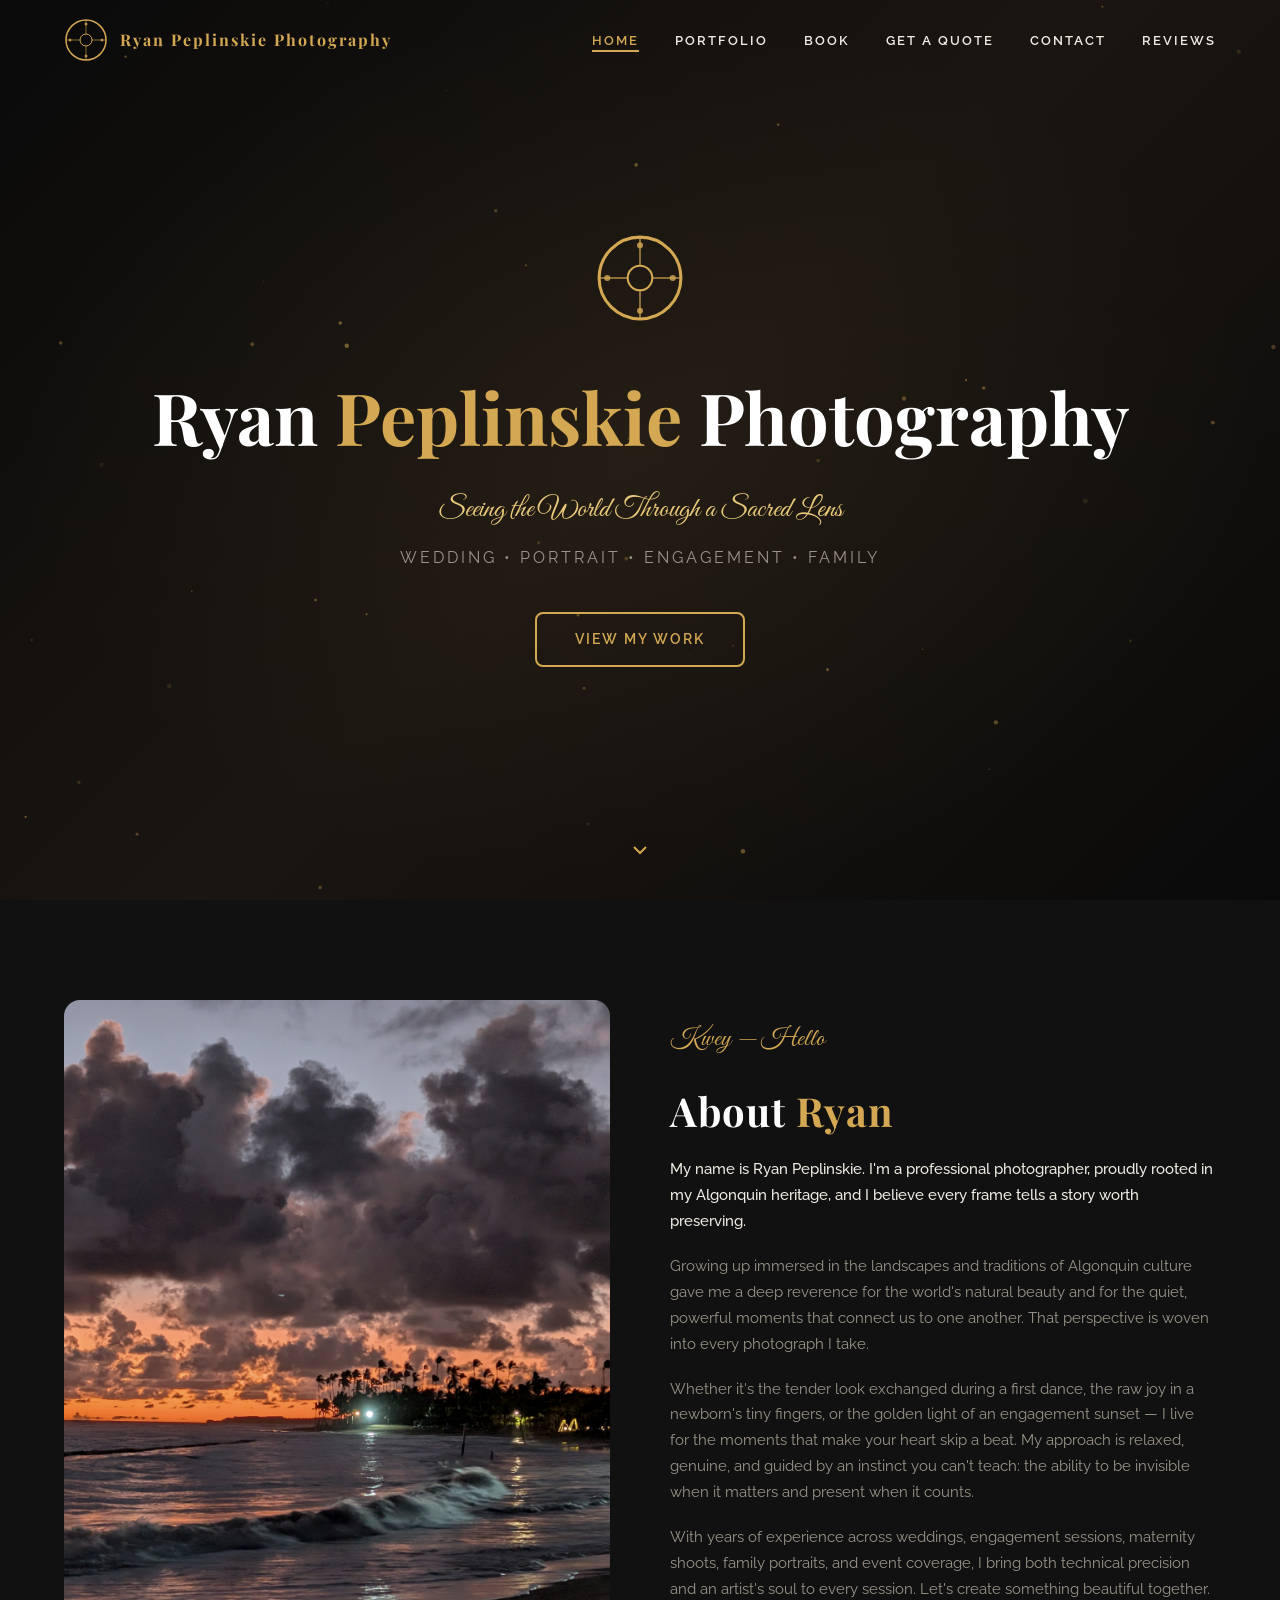
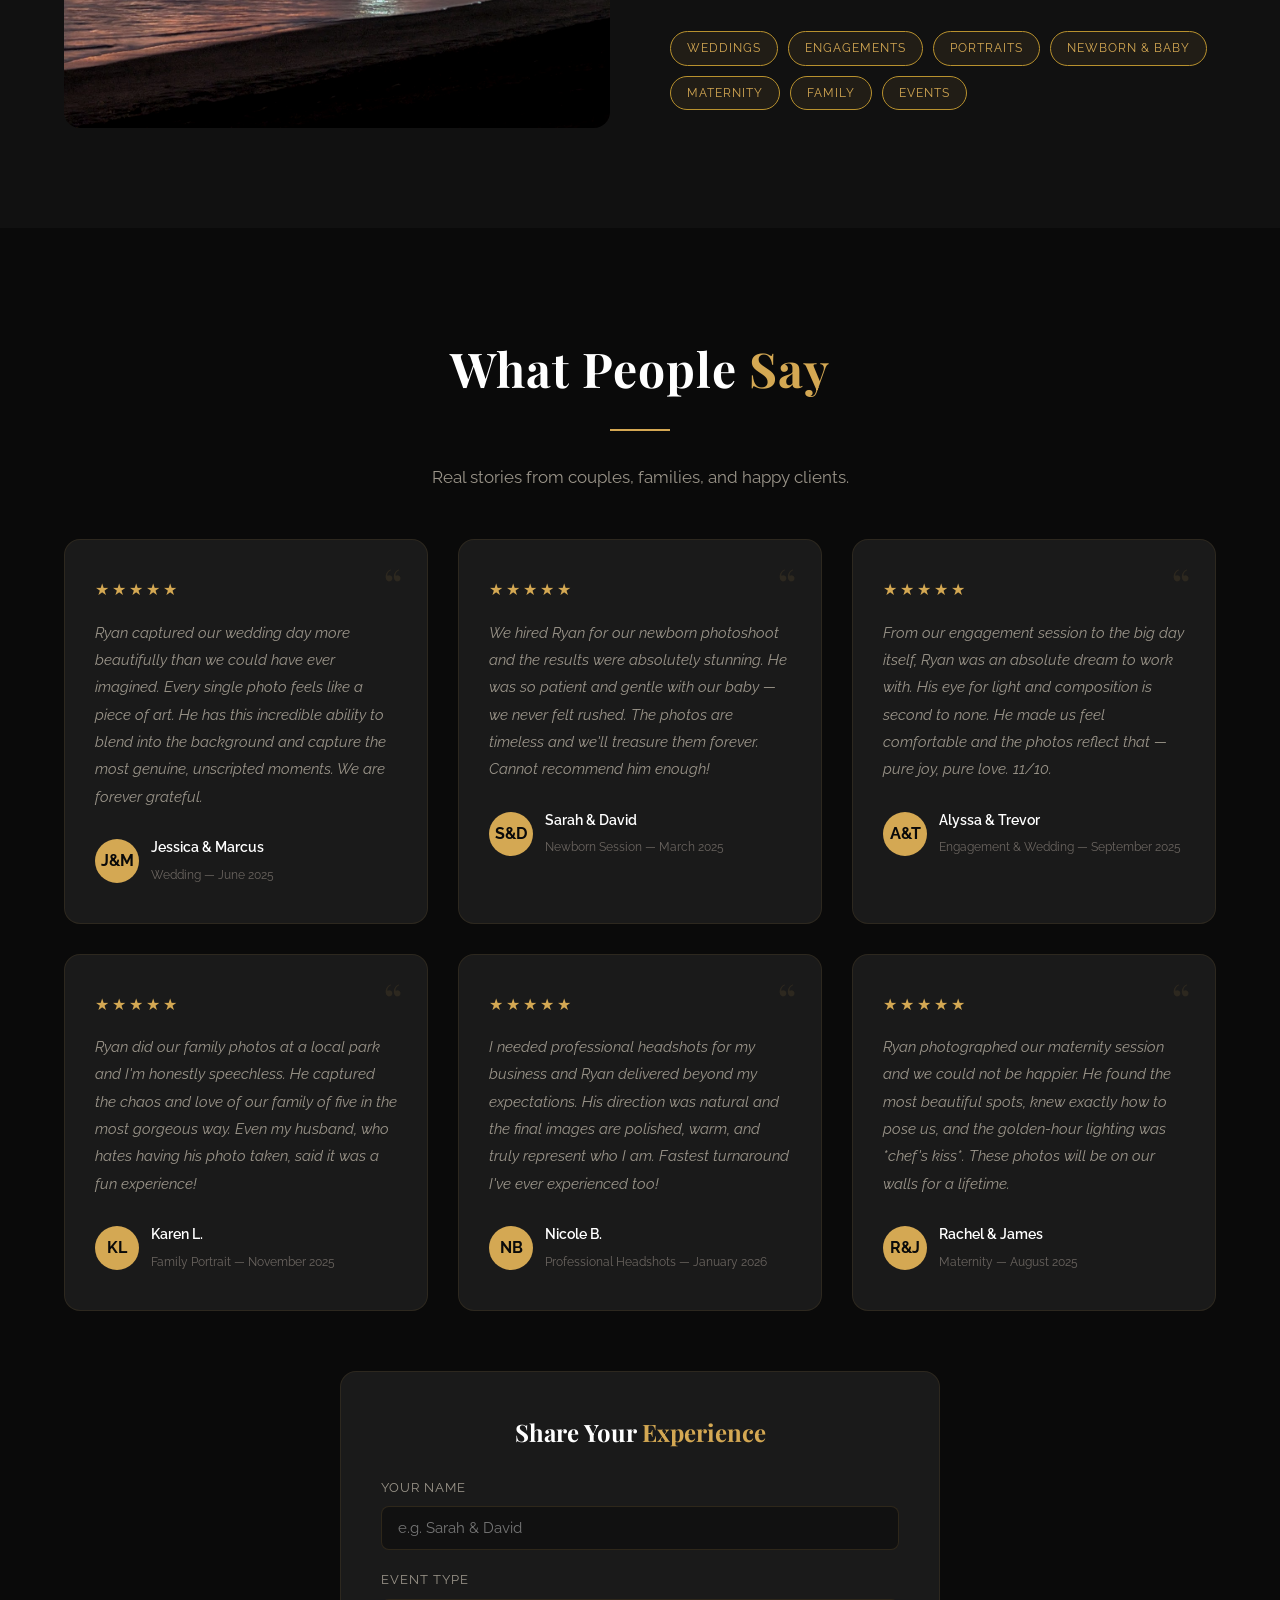
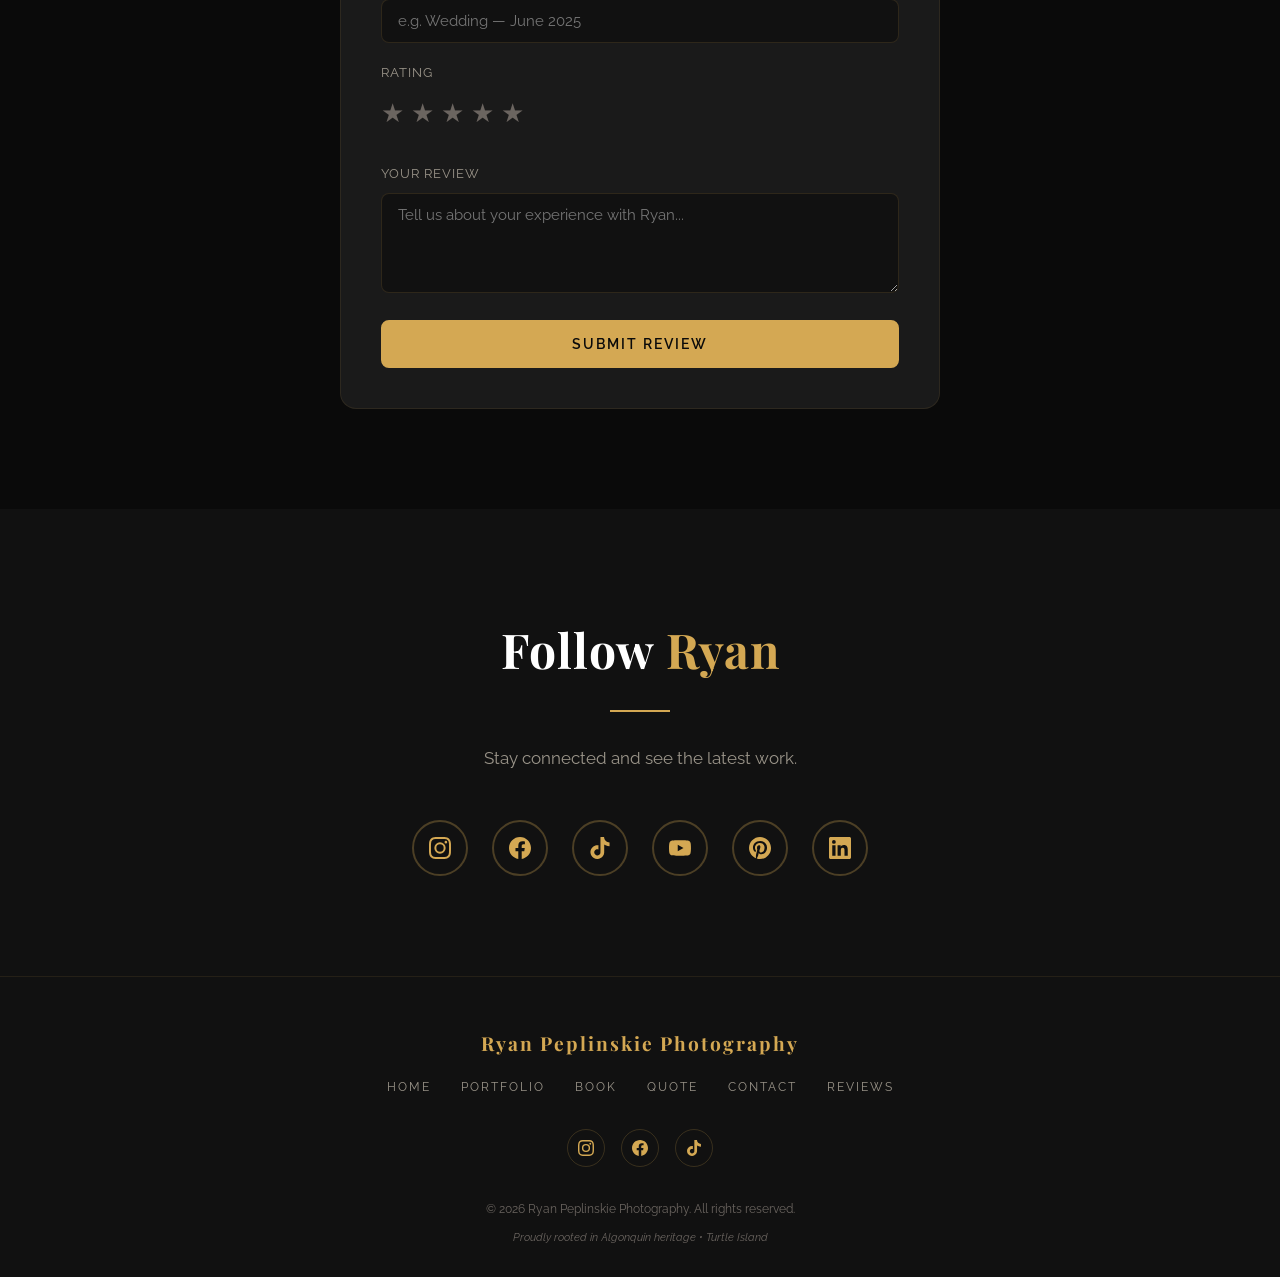
<file: index.html>
<!DOCTYPE html>
<html lang="en">
<head>
  <meta charset="UTF-8">
  <meta name="viewport" content="width=device-width, initial-scale=1.0">
  <title>Ryan Peplinskie Photography</title>
  <meta name="description" content="Ryan Peplinskie is a professional photographer specializing in weddings, portraits, engagements, and family photography. Rooted in Algonquin heritage, inspired by the beauty of every moment.">
  <link rel="preconnect" href="https://fonts.googleapis.com">
  <link rel="preconnect" href="https://fonts.gstatic.com" crossorigin>
  <link href="https://fonts.googleapis.com/css2?family=Great+Vibes&family=Playfair+Display:ital,wght@0,400;0,700;1,400&family=Raleway:wght@300;400;500;600;700&display=swap" rel="stylesheet">
  <link rel="stylesheet" href="assets/css/styles.css">
</head>
<body>

  <!-- ========== NAVIGATION ========== -->
  <nav class="navbar" id="navbar">
    <div class="container">
      <a href="index.html" class="logo">
        <!-- PEP Logo — Algonquin medicine-wheel inspired icon -->
        <svg class="logo-icon" viewBox="0 0 44 44" xmlns="http://www.w3.org/2000/svg">
          <circle cx="22" cy="22" r="20" fill="none" stroke="#d4a853" stroke-width="1.5"/>
          <circle cx="22" cy="22" r="6" fill="none" stroke="#d4a853" stroke-width="1"/>
          <line x1="22" y1="2" x2="22" y2="16" stroke="#d4a853" stroke-width="1" opacity="0.6"/>
          <line x1="22" y1="28" x2="22" y2="42" stroke="#d4a853" stroke-width="1" opacity="0.6"/>
          <line x1="2" y1="22" x2="16" y2="22" stroke="#d4a853" stroke-width="1" opacity="0.6"/>
          <line x1="28" y1="22" x2="42" y2="22" stroke="#d4a853" stroke-width="1" opacity="0.6"/>
          <circle cx="22" cy="6" r="1.5" fill="#d4a853" opacity="0.8"/>
          <circle cx="22" cy="38" r="1.5" fill="#d4a853" opacity="0.8"/>
          <circle cx="6" cy="22" r="1.5" fill="#d4a853" opacity="0.8"/>
          <circle cx="38" cy="22" r="1.5" fill="#d4a853" opacity="0.8"/>
        </svg>
        <span class="logo-text">
          <span class="logo-pep">Ryan Peplinskie Photography</span>
          <span class="logo-full">Photography</span>
        </span>
      </a>
      <ul class="nav-links" id="navLinks">
        <li><a href="index.html" class="active">Home</a></li>
        <li><a href="portfolio.html">Portfolio</a></li>
        <li><a href="booking.html">Book</a></li>
        <li><a href="quote.html">Get a Quote</a></li>
        <li><a href="contact.html">Contact</a></li>
        <li><a href="#reviews">Reviews</a></li>
      </ul>
      <button class="hamburger" id="hamburger" aria-label="Toggle navigation">
        <span></span><span></span><span></span>
      </button>
    </div>
  </nav>

  <!-- ========== HERO ========== -->
  <section class="hero" id="hero">
    <div class="hero-bg"></div>
    <canvas class="hero-particles" id="heroParticles"></canvas>
    <div class="hero-content">
      <!-- Large logo icon -->
      <svg class="logo-icon-hero" viewBox="0 0 44 44" xmlns="http://www.w3.org/2000/svg">
        <circle cx="22" cy="22" r="20" fill="none" stroke="#d4a853" stroke-width="1.5"/>
        <circle cx="22" cy="22" r="6" fill="none" stroke="#d4a853" stroke-width="1"/>
        <line x1="22" y1="2" x2="22" y2="16" stroke="#d4a853" stroke-width="1" opacity="0.6"/>
        <line x1="22" y1="28" x2="22" y2="42" stroke="#d4a853" stroke-width="1" opacity="0.6"/>
        <line x1="2" y1="22" x2="16" y2="22" stroke="#d4a853" stroke-width="1" opacity="0.6"/>
        <line x1="28" y1="22" x2="42" y2="22" stroke="#d4a853" stroke-width="1" opacity="0.6"/>
        <circle cx="22" cy="6" r="1.5" fill="#d4a853" opacity="0.8"/>
        <circle cx="22" cy="38" r="1.5" fill="#d4a853" opacity="0.8"/>
        <circle cx="6" cy="22" r="1.5" fill="#d4a853" opacity="0.8"/>
        <circle cx="38" cy="22" r="1.5" fill="#d4a853" opacity="0.8"/>
      </svg>
      <h1>Ryan <span class="gold">Peplinskie</span> Photography</h1>
      <p class="tagline">Seeing the World Through a Sacred Lens</p>
      <p class="subtitle">Wedding &bull; Portrait &bull; Engagement &bull; Family</p>
      <a href="portfolio.html" class="btn">View My Work</a>
    </div>
    <div class="scroll-indicator">
      <svg viewBox="0 0 24 24"><polyline points="6 9 12 15 18 9"/></svg>
    </div>
  </section>

  <!-- ========== ABOUT ========== -->
  <section class="about section-padding" id="about">
    <div class="container">
      <div class="about-grid">
        <div class="about-image reveal">
          <img src="assets/images/about/ryan-placeholder.jpg" alt="Ryan Peplinskie — Photographer" loading="lazy">
        </div>
        <div class="about-text reveal">
          <p class="greeting">Kwey — Hello</p>
          <h2 class="section-title" style="text-align:left">About <span class="gold">Ryan</span></h2>
          <p class="highlight">
            My name is Ryan Peplinskie. I'm a professional photographer, proudly rooted in my Algonquin heritage, and I believe every frame tells a story worth preserving.
          </p>
          <p>
            Growing up immersed in the landscapes and traditions of Algonquin culture gave me a deep reverence for the world's natural beauty and for the quiet, powerful moments that connect us to one another. That perspective is woven into every photograph I take.
          </p>
          <p>
            Whether it's the tender look exchanged during a first dance, the raw joy in a newborn's tiny fingers, or the golden light of an engagement sunset — I live for the moments that make your heart skip a beat. My approach is relaxed, genuine, and guided by an instinct you can't teach: the ability to be invisible when it matters and present when it counts.
          </p>
          <p>
            With years of experience across weddings, engagement sessions, maternity shoots, family portraits, and event coverage, I bring both technical precision and an artist's soul to every session. Let's create something beautiful together.
          </p>
          <div class="about-specialties">
            <span class="specialty-tag">Weddings</span>
            <span class="specialty-tag">Engagements</span>
            <span class="specialty-tag">Portraits</span>
            <span class="specialty-tag">Newborn &amp; Baby</span>
            <span class="specialty-tag">Maternity</span>
            <span class="specialty-tag">Family</span>
            <span class="specialty-tag">Events</span>
          </div>
        </div>
      </div>
    </div>
  </section>

  <!-- ========== REVIEWS ========== -->
  <section class="reviews section-padding" id="reviews">
    <div class="container">
      <h2 class="section-title text-center reveal">What People <span class="gold">Say</span></h2>
      <hr class="divider">
      <p class="section-subtitle text-center reveal">Real stories from couples, families, and happy clients.</p>

      <div class="reviews-grid" id="reviewsGrid">
        <!-- Review 1 -->
        <div class="review-card reveal">
          <span class="review-quote-icon">&ldquo;</span>
          <div class="review-stars">&#9733;&#9733;&#9733;&#9733;&#9733;</div>
          <p class="review-text">Ryan captured our wedding day more beautifully than we could have ever imagined. Every single photo feels like a piece of art. He has this incredible ability to blend into the background and capture the most genuine, unscripted moments. We are forever grateful.</p>
          <div class="review-author">
            <div class="review-avatar">J&amp;M</div>
            <div class="review-author-info">
              <h4>Jessica &amp; Marcus</h4>
              <span>Wedding — June 2025</span>
            </div>
          </div>
        </div>
        <!-- Review 2 -->
        <div class="review-card reveal">
          <span class="review-quote-icon">&ldquo;</span>
          <div class="review-stars">&#9733;&#9733;&#9733;&#9733;&#9733;</div>
          <p class="review-text">We hired Ryan for our newborn photoshoot and the results were absolutely stunning. He was so patient and gentle with our baby — we never felt rushed. The photos are timeless and we'll treasure them forever. Cannot recommend him enough!</p>
          <div class="review-author">
            <div class="review-avatar">S&amp;D</div>
            <div class="review-author-info">
              <h4>Sarah &amp; David</h4>
              <span>Newborn Session — March 2025</span>
            </div>
          </div>
        </div>
        <!-- Review 3 -->
        <div class="review-card reveal">
          <span class="review-quote-icon">&ldquo;</span>
          <div class="review-stars">&#9733;&#9733;&#9733;&#9733;&#9733;</div>
          <p class="review-text">From our engagement session to the big day itself, Ryan was an absolute dream to work with. His eye for light and composition is second to none. He made us feel comfortable and the photos reflect that — pure joy, pure love. 11/10.</p>
          <div class="review-author">
            <div class="review-avatar">A&amp;T</div>
            <div class="review-author-info">
              <h4>Alyssa &amp; Trevor</h4>
              <span>Engagement &amp; Wedding — September 2025</span>
            </div>
          </div>
        </div>
        <!-- Review 4 -->
        <div class="review-card reveal">
          <span class="review-quote-icon">&ldquo;</span>
          <div class="review-stars">&#9733;&#9733;&#9733;&#9733;&#9733;</div>
          <p class="review-text">Ryan did our family photos at a local park and I'm honestly speechless. He captured the chaos and love of our family of five in the most gorgeous way. Even my husband, who hates having his photo taken, said it was a fun experience!</p>
          <div class="review-author">
            <div class="review-avatar">KL</div>
            <div class="review-author-info">
              <h4>Karen L.</h4>
              <span>Family Portrait — November 2025</span>
            </div>
          </div>
        </div>
        <!-- Review 5 -->
        <div class="review-card reveal">
          <span class="review-quote-icon">&ldquo;</span>
          <div class="review-stars">&#9733;&#9733;&#9733;&#9733;&#9733;</div>
          <p class="review-text">I needed professional headshots for my business and Ryan delivered beyond my expectations. His direction was natural and the final images are polished, warm, and truly represent who I am. Fastest turnaround I've ever experienced too!</p>
          <div class="review-author">
            <div class="review-avatar">NB</div>
            <div class="review-author-info">
              <h4>Nicole B.</h4>
              <span>Professional Headshots — January 2026</span>
            </div>
          </div>
        </div>
        <!-- Review 6 -->
        <div class="review-card reveal">
          <span class="review-quote-icon">&ldquo;</span>
          <div class="review-stars">&#9733;&#9733;&#9733;&#9733;&#9733;</div>
          <p class="review-text">Ryan photographed our maternity session and we could not be happier. He found the most beautiful spots, knew exactly how to pose us, and the golden-hour lighting was *chef's kiss*. These photos will be on our walls for a lifetime.</p>
          <div class="review-author">
            <div class="review-avatar">R&amp;J</div>
            <div class="review-author-info">
              <h4>Rachel &amp; James</h4>
              <span>Maternity — August 2025</span>
            </div>
          </div>
        </div>
      </div>

      <!-- Leave a Review -->
      <div class="review-form-section reveal">
        <div class="review-form" id="reviewForm">
          <h3>Share Your <span class="gold">Experience</span></h3>
          <form id="leaveReviewForm">
            <div class="form-group">
              <label for="reviewName">Your Name</label>
              <input type="text" id="reviewName" placeholder="e.g. Sarah & David" required maxlength="100">
            </div>
            <div class="form-group">
              <label for="reviewEvent">Event Type</label>
              <input type="text" id="reviewEvent" placeholder="e.g. Wedding — June 2025" required maxlength="100">
            </div>
            <div class="form-group">
              <label>Rating</label>
              <div class="star-rating">
                <input type="radio" id="star5" name="rating" value="5" required><label for="star5">&#9733;</label>
                <input type="radio" id="star4" name="rating" value="4"><label for="star4">&#9733;</label>
                <input type="radio" id="star3" name="rating" value="3"><label for="star3">&#9733;</label>
                <input type="radio" id="star2" name="rating" value="2"><label for="star2">&#9733;</label>
                <input type="radio" id="star1" name="rating" value="1"><label for="star1">&#9733;</label>
              </div>
            </div>
            <div class="form-group">
              <label for="reviewMessage">Your Review</label>
              <textarea id="reviewMessage" rows="4" placeholder="Tell us about your experience with Ryan..." required maxlength="1000"></textarea>
            </div>
            <button type="submit" class="btn btn-filled" style="width:100%">Submit Review</button>
          </form>
          <div class="form-success" id="reviewSuccess">
            <p>&#10003; Thank you for your kind words! Your review has been submitted.</p>
          </div>
        </div>
      </div>
    </div>
  </section>

  <!-- ========== SOCIAL LINKS ========== -->
  <section class="social-section section-padding" id="social">
    <div class="container">
      <h2 class="section-title text-center reveal">Follow <span class="gold">Ryan</span></h2>
      <hr class="divider">
      <p class="section-subtitle text-center reveal">Stay connected and see the latest work.</p>
      <div class="social-links reveal">
        <!-- Instagram -->
        <a href="https://instagram.com/pep.photography" target="_blank" rel="noopener" class="social-link" title="Instagram">
          <svg viewBox="0 0 24 24"><path d="M12 2.163c3.204 0 3.584.012 4.85.07 3.252.148 4.771 1.691 4.919 4.919.058 1.265.069 1.645.069 4.849 0 3.205-.012 3.584-.069 4.849-.149 3.225-1.664 4.771-4.919 4.919-1.266.058-1.644.07-4.85.07-3.204 0-3.584-.012-4.849-.07-3.26-.149-4.771-1.699-4.919-4.92-.058-1.265-.07-1.644-.07-4.849 0-3.204.013-3.583.07-4.849.149-3.227 1.664-4.771 4.919-4.919 1.266-.057 1.645-.069 4.849-.069zM12 0C8.741 0 8.333.014 7.053.072 2.695.272.273 2.69.073 7.052.014 8.333 0 8.741 0 12c0 3.259.014 3.668.072 4.948.2 4.358 2.618 6.78 6.98 6.98C8.333 23.986 8.741 24 12 24c3.259 0 3.668-.014 4.948-.072 4.354-.2 6.782-2.618 6.979-6.98.059-1.28.073-1.689.073-4.948 0-3.259-.014-3.667-.072-4.947-.196-4.354-2.617-6.78-6.979-6.98C15.668.014 15.259 0 12 0zm0 5.838a6.162 6.162 0 100 12.324 6.162 6.162 0 000-12.324zM12 16a4 4 0 110-8 4 4 0 010 8zm6.406-11.845a1.44 1.44 0 100 2.881 1.44 1.44 0 000-2.881z"/></svg>
        </a>
        <!-- Facebook -->
        <a href="https://facebook.com/pep.photography" target="_blank" rel="noopener" class="social-link" title="Facebook">
          <svg viewBox="0 0 24 24"><path d="M24 12.073c0-6.627-5.373-12-12-12s-12 5.373-12 12c0 5.99 4.388 10.954 10.125 11.854v-8.385H7.078v-3.47h3.047V9.43c0-3.007 1.792-4.669 4.533-4.669 1.312 0 2.686.235 2.686.235v2.953H15.83c-1.491 0-1.956.925-1.956 1.874v2.25h3.328l-.532 3.47h-2.796v8.385C19.612 23.027 24 18.062 24 12.073z"/></svg>
        </a>
        <!-- TikTok -->
        <a href="https://tiktok.com/@pep.photography" target="_blank" rel="noopener" class="social-link" title="TikTok">
          <svg viewBox="0 0 24 24"><path d="M12.525.02c1.31-.02 2.61-.01 3.91-.02.08 1.53.63 3.09 1.75 4.17 1.12 1.11 2.7 1.62 4.24 1.79v4.03c-1.44-.05-2.89-.35-4.2-.97-.57-.26-1.1-.59-1.62-.93-.01 2.92.01 5.84-.02 8.75-.08 1.4-.54 2.79-1.35 3.94-1.31 1.92-3.58 3.17-5.91 3.21-1.43.08-2.86-.31-4.08-1.03-2.02-1.19-3.44-3.37-3.65-5.71-.02-.5-.03-1-.01-1.49.18-1.9 1.12-3.72 2.58-4.96 1.66-1.44 3.98-2.13 6.15-1.72.02 1.48-.04 2.96-.04 4.44-.99-.32-2.15-.23-3.02.37-.63.41-1.11 1.04-1.36 1.75-.21.51-.15 1.07-.14 1.61.24 1.64 1.82 3.02 3.5 2.87 1.12-.01 2.19-.66 2.77-1.61.19-.33.4-.67.41-1.06.1-1.79.06-3.57.07-5.36.01-4.03-.01-8.05.02-12.07z"/></svg>
        </a>
        <!-- YouTube -->
        <a href="https://youtube.com/@pep.photography" target="_blank" rel="noopener" class="social-link" title="YouTube">
          <svg viewBox="0 0 24 24"><path d="M23.498 6.186a3.016 3.016 0 00-2.122-2.136C19.505 3.545 12 3.545 12 3.545s-7.505 0-9.377.505A3.017 3.017 0 00.502 6.186C0 8.07 0 12 0 12s0 3.93.502 5.814a3.016 3.016 0 002.122 2.136c1.871.505 9.376.505 9.376.505s7.505 0 9.377-.505a3.015 3.015 0 002.122-2.136C24 15.93 24 12 24 12s0-3.93-.502-5.814zM9.545 15.568V8.432L15.818 12l-6.273 3.568z"/></svg>
        </a>
        <!-- Pinterest -->
        <a href="https://pinterest.com/pep.photography" target="_blank" rel="noopener" class="social-link" title="Pinterest">
          <svg viewBox="0 0 24 24"><path d="M12.017 0C5.396 0 .029 5.367.029 11.987c0 5.079 3.158 9.417 7.618 11.162-.105-.949-.199-2.403.041-3.439.219-.937 1.406-5.957 1.406-5.957s-.359-.72-.359-1.781c0-1.668.967-2.914 2.171-2.914 1.023 0 1.518.769 1.518 1.69 0 1.029-.655 2.568-.994 3.995-.283 1.194.599 2.169 1.777 2.169 2.133 0 3.772-2.249 3.772-5.495 0-2.873-2.064-4.882-5.012-4.882-3.414 0-5.418 2.561-5.418 5.207 0 1.031.397 2.138.893 2.738a.36.36 0 01.083.345l-.333 1.36c-.053.22-.174.267-.402.161-1.499-.698-2.436-2.889-2.436-4.649 0-3.785 2.75-7.262 7.929-7.262 4.163 0 7.398 2.967 7.398 6.931 0 4.136-2.607 7.464-6.227 7.464-1.216 0-2.359-.631-2.75-1.378l-.748 2.853c-.271 1.043-1.002 2.35-1.492 3.146C9.57 23.812 10.763 24 12.017 24c6.624 0 11.99-5.367 11.99-11.988C24.007 5.367 18.641.001 12.017.001z"/></svg>
        </a>
        <!-- LinkedIn -->
        <a href="https://linkedin.com/in/ryanpeplinskie" target="_blank" rel="noopener" class="social-link" title="LinkedIn">
          <svg viewBox="0 0 24 24"><path d="M20.447 20.452h-3.554v-5.569c0-1.328-.027-3.037-1.852-3.037-1.853 0-2.136 1.445-2.136 2.939v5.667H9.351V9h3.414v1.561h.046c.477-.9 1.637-1.85 3.37-1.85 3.601 0 4.267 2.37 4.267 5.455v6.286zM5.337 7.433a2.062 2.062 0 01-2.063-2.065 2.064 2.064 0 112.063 2.065zm1.782 13.019H3.555V9h3.564v11.452zM22.225 0H1.771C.792 0 0 .774 0 1.729v20.542C0 23.227.792 24 1.771 24h20.451C23.2 24 24 23.227 24 22.271V1.729C24 .774 23.2 0 22.222 0h.003z"/></svg>
        </a>
      </div>
    </div>
  </section>

  <!-- ========== FOOTER ========== -->
  <footer class="footer">
    <div class="container">
      <div class="footer-logo">
        <span class="logo-pep">Ryan Peplinskie Photography</span>
      </div>
      <div class="footer-links">
        <a href="index.html">Home</a>
        <a href="portfolio.html">Portfolio</a>
        <a href="booking.html">Book</a>
        <a href="quote.html">Quote</a>
        <a href="contact.html">Contact</a>
        <a href="#reviews">Reviews</a>
      </div>
      <div class="footer-social">
        <a href="https://instagram.com/pep.photography" target="_blank" rel="noopener" title="Instagram">
          <svg viewBox="0 0 24 24"><path d="M12 2.163c3.204 0 3.584.012 4.85.07 3.252.148 4.771 1.691 4.919 4.919.058 1.265.069 1.645.069 4.849 0 3.205-.012 3.584-.069 4.849-.149 3.225-1.664 4.771-4.919 4.919-1.266.058-1.644.07-4.85.07-3.204 0-3.584-.012-4.849-.07-3.26-.149-4.771-1.699-4.919-4.92-.058-1.265-.07-1.644-.07-4.849 0-3.204.013-3.583.07-4.849.149-3.227 1.664-4.771 4.919-4.919 1.266-.057 1.645-.069 4.849-.069zM12 0C8.741 0 8.333.014 7.053.072 2.695.272.273 2.69.073 7.052.014 8.333 0 8.741 0 12c0 3.259.014 3.668.072 4.948.2 4.358 2.618 6.78 6.98 6.98C8.333 23.986 8.741 24 12 24c3.259 0 3.668-.014 4.948-.072 4.354-.2 6.782-2.618 6.979-6.98.059-1.28.073-1.689.073-4.948 0-3.259-.014-3.667-.072-4.947-.196-4.354-2.617-6.78-6.979-6.98C15.668.014 15.259 0 12 0zm0 5.838a6.162 6.162 0 100 12.324 6.162 6.162 0 000-12.324zM12 16a4 4 0 110-8 4 4 0 010 8zm6.406-11.845a1.44 1.44 0 100 2.881 1.44 1.44 0 000-2.881z"/></svg>
        </a>
        <a href="https://facebook.com/pep.photography" target="_blank" rel="noopener" title="Facebook">
          <svg viewBox="0 0 24 24"><path d="M24 12.073c0-6.627-5.373-12-12-12s-12 5.373-12 12c0 5.99 4.388 10.954 10.125 11.854v-8.385H7.078v-3.47h3.047V9.43c0-3.007 1.792-4.669 4.533-4.669 1.312 0 2.686.235 2.686.235v2.953H15.83c-1.491 0-1.956.925-1.956 1.874v2.25h3.328l-.532 3.47h-2.796v8.385C19.612 23.027 24 18.062 24 12.073z"/></svg>
        </a>
        <a href="https://tiktok.com/@pep.photography" target="_blank" rel="noopener" title="TikTok">
          <svg viewBox="0 0 24 24"><path d="M12.525.02c1.31-.02 2.61-.01 3.91-.02.08 1.53.63 3.09 1.75 4.17 1.12 1.11 2.7 1.62 4.24 1.79v4.03c-1.44-.05-2.89-.35-4.2-.97-.57-.26-1.1-.59-1.62-.93-.01 2.92.01 5.84-.02 8.75-.08 1.4-.54 2.79-1.35 3.94-1.31 1.92-3.58 3.17-5.91 3.21-1.43.08-2.86-.31-4.08-1.03-2.02-1.19-3.44-3.37-3.65-5.71-.02-.5-.03-1-.01-1.49.18-1.9 1.12-3.72 2.58-4.96 1.66-1.44 3.98-2.13 6.15-1.72.02 1.48-.04 2.96-.04 4.44-.99-.32-2.15-.23-3.02.37-.63.41-1.11 1.04-1.36 1.75-.21.51-.15 1.07-.14 1.61.24 1.64 1.82 3.02 3.5 2.87 1.12-.01 2.19-.66 2.77-1.61.19-.33.4-.67.41-1.06.1-1.79.06-3.57.07-5.36.01-4.03-.01-8.05.02-12.07z"/></svg>
        </a>
      </div>
      <p class="footer-bottom">&copy; 2026 Ryan Peplinskie Photography. All rights reserved.</p>
      <p class="algonquin-credit">Proudly rooted in Algonquin heritage &bull; Turtle Island</p>
    </div>
  </footer>

  <!-- ========== FLOATING REVIEW TOASTS ========== -->
  <div class="floating-reviews" id="floatingReviews"></div>

  <script src="assets/js/main.js"></script>
</body>
</html>
</file>
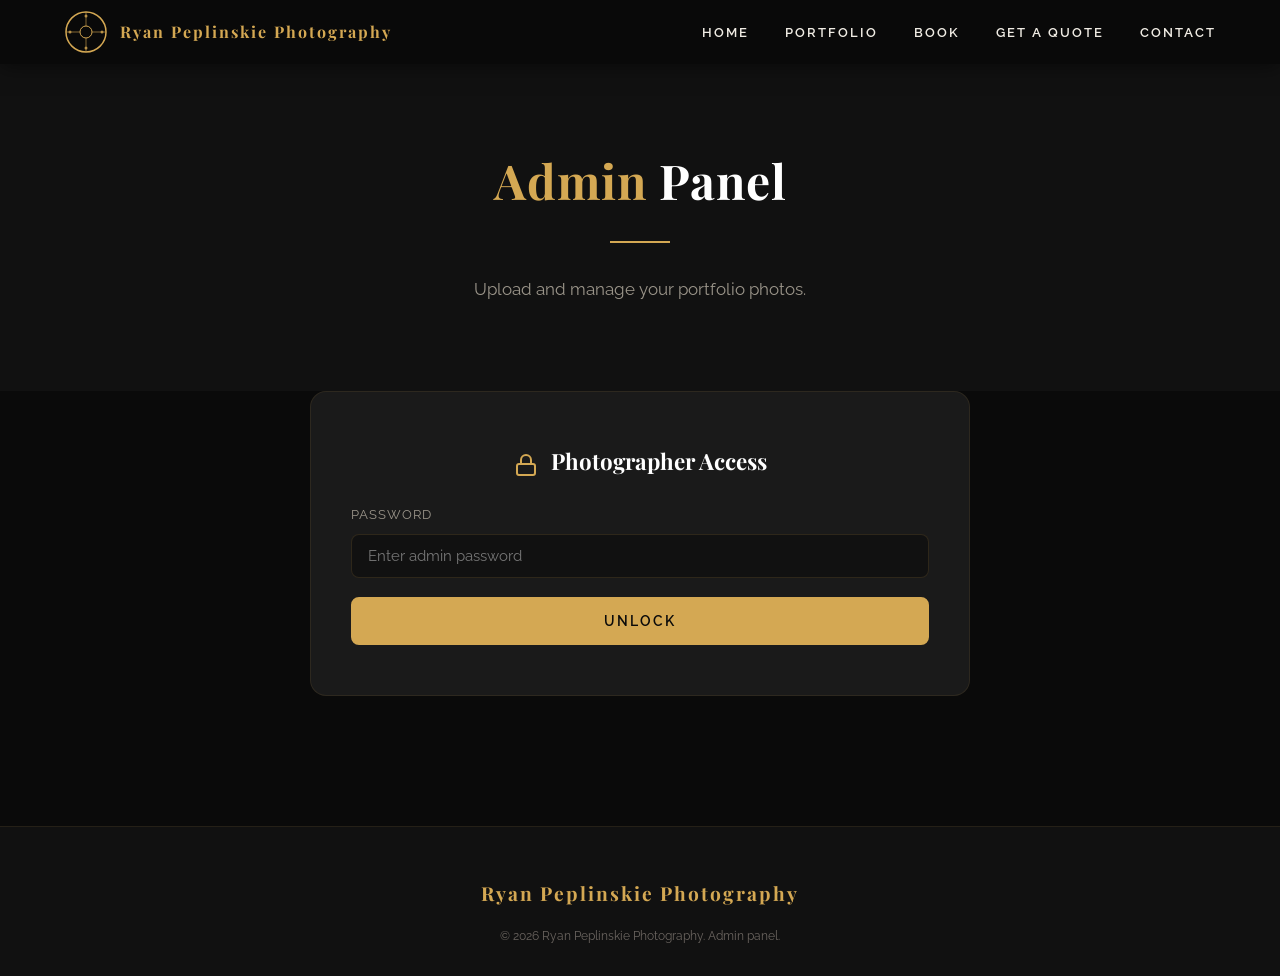
<file: admin.html>
<!DOCTYPE html>
<html lang="en">
<head>
  <meta charset="UTF-8">
  <meta name="viewport" content="width=device-width, initial-scale=1.0">
  <title>Admin — Ryan Peplinskie Photography</title>
  <meta name="robots" content="noindex, nofollow">
  <link rel="preconnect" href="https://fonts.googleapis.com">
  <link rel="preconnect" href="https://fonts.gstatic.com" crossorigin>
  <link href="https://fonts.googleapis.com/css2?family=Great+Vibes&family=Playfair+Display:ital,wght@0,400;0,700;1,400&family=Raleway:wght@300;400;500;600;700&display=swap" rel="stylesheet">
  <link rel="stylesheet" href="assets/css/styles.css">
</head>
<body>

  <!-- ========== NAVIGATION ========== -->
  <nav class="navbar scrolled" id="navbar">
    <div class="container">
      <a href="index.html" class="logo">
        <svg class="logo-icon" viewBox="0 0 44 44" xmlns="http://www.w3.org/2000/svg">
          <circle cx="22" cy="22" r="20" fill="none" stroke="#d4a853" stroke-width="1.5"/>
          <circle cx="22" cy="22" r="6" fill="none" stroke="#d4a853" stroke-width="1"/>
          <line x1="22" y1="2" x2="22" y2="16" stroke="#d4a853" stroke-width="1" opacity="0.6"/>
          <line x1="22" y1="28" x2="22" y2="42" stroke="#d4a853" stroke-width="1" opacity="0.6"/>
          <line x1="2" y1="22" x2="16" y2="22" stroke="#d4a853" stroke-width="1" opacity="0.6"/>
          <line x1="28" y1="22" x2="42" y2="22" stroke="#d4a853" stroke-width="1" opacity="0.6"/>
          <circle cx="22" cy="6" r="1.5" fill="#d4a853" opacity="0.8"/>
          <circle cx="22" cy="38" r="1.5" fill="#d4a853" opacity="0.8"/>
          <circle cx="6" cy="22" r="1.5" fill="#d4a853" opacity="0.8"/>
          <circle cx="38" cy="22" r="1.5" fill="#d4a853" opacity="0.8"/>
        </svg>
        <span class="logo-text">
          <span class="logo-pep">Ryan Peplinskie Photography</span>
          <span class="logo-full">Admin Panel</span>
        </span>
      </a>
      <ul class="nav-links" id="navLinks">
        <li><a href="index.html">Home</a></li>
        <li><a href="portfolio.html">Portfolio</a></li>
        <li><a href="booking.html">Book</a></li>
        <li><a href="quote.html">Get a Quote</a></li>
        <li><a href="contact.html">Contact</a></li>
      </ul>
      <button class="hamburger" id="hamburger" aria-label="Toggle navigation">
        <span></span><span></span><span></span>
      </button>
    </div>
  </nav>

  <!-- ========== ADMIN HERO ========== -->
  <section class="admin-hero">
    <h1 class="section-title"><span class="gold">Admin</span> Panel</h1>
    <hr class="divider">
    <p class="section-subtitle">Upload and manage your portfolio photos.</p>
  </section>

  <!-- ========== ADMIN CONTENT ========== -->
  <section class="section-padding" style="padding-top: 0;">
    <div class="admin-container">

      <!-- Login Gate -->
      <div class="admin-login" id="adminLogin">
        <h3 style="font-family: 'Playfair Display', serif; font-size: 1.4rem; color: var(--white); margin-bottom: 1.5rem; text-align: center;">
          <svg viewBox="0 0 24 24" style="width:24px;height:24px;stroke:var(--gold);fill:none;stroke-width:2;vertical-align:middle;margin-right:8px;">
            <rect x="3" y="11" width="18" height="11" rx="2" ry="2"/><path d="M7 11V7a5 5 0 0110 0v4"/>
          </svg>
          Photographer Access
        </h3>
        <form id="loginForm">
          <div class="form-group">
            <label for="adminPassword">Password</label>
            <input type="password" id="adminPassword" placeholder="Enter admin password" required autocomplete="current-password">
          </div>
          <button type="submit" class="btn btn-filled" style="width:100%">Unlock</button>
          <p id="loginError" style="color:#e74c3c; text-align:center; margin-top:1rem; font-size:0.85rem; display:none;">Incorrect password. Please try again.</p>
        </form>
      </div>

      <!-- Admin Panel (hidden until login) -->
      <div class="admin-panel" id="adminPanel">

        <!-- Upload Section -->
        <h3 style="font-family: 'Playfair Display', serif; font-size: 1.4rem; color: var(--white); margin-bottom: 1.5rem;">
          Upload <span class="gold">Photos</span>
        </h3>

        <div class="form-group">
          <label for="uploadCategory">Category</label>
          <select id="uploadCategory">
            <option value="wedding">Wedding</option>
            <option value="engagement">Engagement</option>
            <option value="portrait">Portrait</option>
            <option value="family">Family</option>
            <option value="newborn">Newborn / Baby</option>
            <option value="nature">Nature</option>
            <option value="event">Event</option>
          </select>
        </div>

        <div class="upload-area" id="uploadArea">
          <svg viewBox="0 0 24 24">
            <path d="M21 15v4a2 2 0 01-2 2H5a2 2 0 01-2-2v-4"/>
            <polyline points="17 8 12 3 7 8"/>
            <line x1="12" y1="3" x2="12" y2="15"/>
          </svg>
          <p>Drag &amp; drop photos here, or <span class="browse-text">browse</span></p>
          <p style="font-size:0.75rem; color:var(--text-dim); margin-top:8px;">Supports JPG, PNG, WebP &bull; Max 10MB each</p>
          <input type="file" id="fileInput" multiple accept="image/jpeg,image/png,image/webp" style="display:none">
        </div>

        <div class="upload-preview" id="uploadPreview"></div>

        <button class="btn btn-filled" id="uploadBtn" style="width:100%; margin-top:20px;" disabled>
          Upload to Portfolio
        </button>

        <div class="form-success" id="uploadSuccess">
          <p>&#10003; Photos uploaded successfully! They'll appear in your portfolio.</p>
        </div>

        <!-- Manage Existing -->
        <div style="margin-top:50px; padding-top:30px; border-top:1px solid rgba(212,168,83,0.1);">
          <h3 style="font-family: 'Playfair Display', serif; font-size: 1.4rem; color: var(--white); margin-bottom: 1.5rem;">
            Current <span class="gold">Portfolio</span>
          </h3>
          <div class="upload-preview" id="currentPhotos" style="grid-template-columns: repeat(auto-fill, minmax(150px, 1fr));">
            <!-- Populated by JS -->
          </div>
        </div>

      </div>

    </div>
  </section>

  <!-- ========== FOOTER ========== -->
  <footer class="footer">
    <div class="container">
      <div class="footer-logo">
        <span class="logo-pep">Ryan Peplinskie Photography</span>
      </div>
      <p class="footer-bottom">&copy; 2026 Ryan Peplinskie Photography. Admin panel.</p>
    </div>
  </footer>

  <script src="assets/js/main.js"></script>
</body>
</html>
</file>
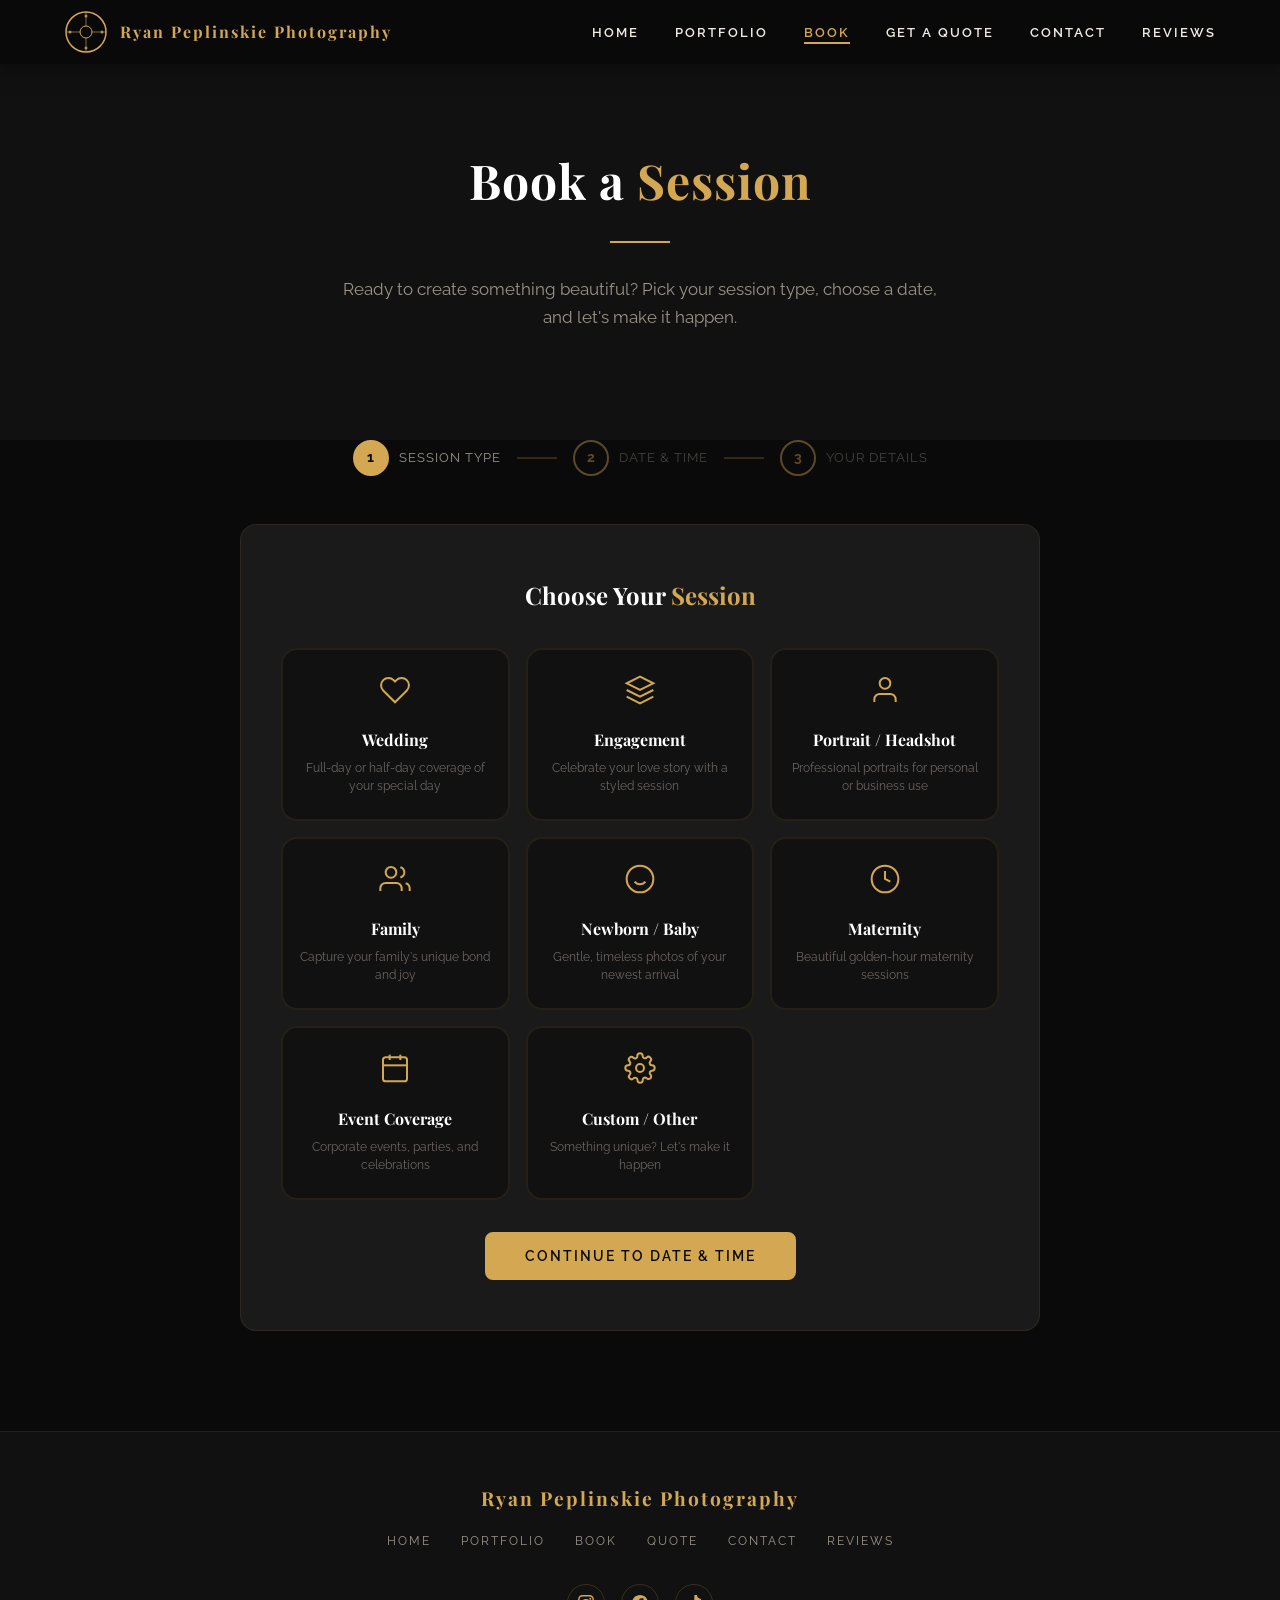
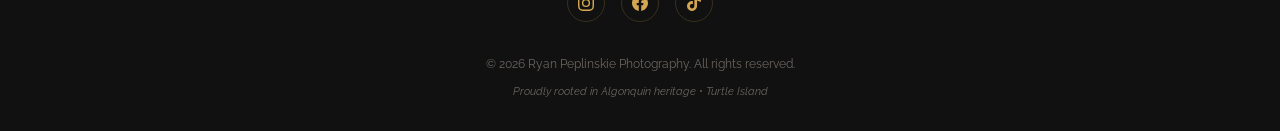
<file: booking.html>
<!DOCTYPE html>
<html lang="en">
<head>
  <meta charset="UTF-8">
  <meta name="viewport" content="width=device-width, initial-scale=1.0">
  <title>Book a Session — Ryan Peplinskie Photography</title>
  <meta name="description" content="Book your photography session with Ryan Peplinskie — weddings, portraits, engagements, family sessions, and more. Select your date and reserve your spot.">
  <link rel="preconnect" href="https://fonts.googleapis.com">
  <link rel="preconnect" href="https://fonts.gstatic.com" crossorigin>
  <link href="https://fonts.googleapis.com/css2?family=Great+Vibes&family=Playfair+Display:ital,wght@0,400;0,700;1,400&family=Raleway:wght@300;400;500;600;700&display=swap" rel="stylesheet">
  <link rel="stylesheet" href="assets/css/styles.css">
</head>
<body>

  <!-- ========== NAVIGATION ========== -->
  <nav class="navbar scrolled" id="navbar">
    <div class="container">
      <a href="index.html" class="logo">
        <svg class="logo-icon" viewBox="0 0 44 44" xmlns="http://www.w3.org/2000/svg">
          <circle cx="22" cy="22" r="20" fill="none" stroke="#d4a853" stroke-width="1.5"/>
          <circle cx="22" cy="22" r="6" fill="none" stroke="#d4a853" stroke-width="1"/>
          <line x1="22" y1="2" x2="22" y2="16" stroke="#d4a853" stroke-width="1" opacity="0.6"/>
          <line x1="22" y1="28" x2="22" y2="42" stroke="#d4a853" stroke-width="1" opacity="0.6"/>
          <line x1="2" y1="22" x2="16" y2="22" stroke="#d4a853" stroke-width="1" opacity="0.6"/>
          <line x1="28" y1="22" x2="42" y2="22" stroke="#d4a853" stroke-width="1" opacity="0.6"/>
          <circle cx="22" cy="6" r="1.5" fill="#d4a853" opacity="0.8"/>
          <circle cx="22" cy="38" r="1.5" fill="#d4a853" opacity="0.8"/>
          <circle cx="6" cy="22" r="1.5" fill="#d4a853" opacity="0.8"/>
          <circle cx="38" cy="22" r="1.5" fill="#d4a853" opacity="0.8"/>
        </svg>
        <span class="logo-text">
          <span class="logo-pep">Ryan Peplinskie Photography</span>
          <span class="logo-full">Photography</span>
        </span>
      </a>
      <ul class="nav-links" id="navLinks">
        <li><a href="index.html">Home</a></li>
        <li><a href="portfolio.html">Portfolio</a></li>
        <li><a href="booking.html" class="active">Book</a></li>
        <li><a href="quote.html">Get a Quote</a></li>
        <li><a href="contact.html">Contact</a></li>
        <li><a href="index.html#reviews">Reviews</a></li>
      </ul>
      <button class="hamburger" id="hamburger" aria-label="Toggle navigation">
        <span></span><span></span><span></span>
      </button>
    </div>
  </nav>

  <!-- ========== BOOKING HERO ========== -->
  <section class="booking-hero">
    <h1 class="section-title">Book a <span class="gold">Session</span></h1>
    <hr class="divider">
    <p class="section-subtitle">Ready to create something beautiful? Pick your session type, choose a date, and let's make it happen.</p>
  </section>

  <!-- ========== BOOKING CONTENT ========== -->
  <section class="section-padding" style="padding-top: 0;">
    <div class="container">

      <!-- Step Indicator -->
      <div class="booking-steps">
        <div class="booking-step active" data-step="1">
          <span class="step-number">1</span>
          <span class="step-label">Session Type</span>
        </div>
        <div class="step-connector"></div>
        <div class="booking-step" data-step="2">
          <span class="step-number">2</span>
          <span class="step-label">Date &amp; Time</span>
        </div>
        <div class="step-connector"></div>
        <div class="booking-step" data-step="3">
          <span class="step-number">3</span>
          <span class="step-label">Your Details</span>
        </div>
      </div>

      <!-- Step 1: Choose Session Type -->
      <div class="booking-panel" id="bookingStep1">
        <h3 class="booking-panel-title">Choose Your <span class="gold">Session</span></h3>
        <div class="session-grid">
          <label class="session-card">
            <input type="radio" name="sessionType" value="wedding" required>
            <div class="session-card-inner">
              <svg viewBox="0 0 24 24"><path d="M20.84 4.61a5.5 5.5 0 00-7.78 0L12 5.67l-1.06-1.06a5.5 5.5 0 00-7.78 7.78l1.06 1.06L12 21.23l7.78-7.78 1.06-1.06a5.5 5.5 0 000-7.78z"/></svg>
              <h4>Wedding</h4>
              <p>Full-day or half-day coverage of your special day</p>
            </div>
          </label>
          <label class="session-card">
            <input type="radio" name="sessionType" value="engagement">
            <div class="session-card-inner">
              <svg viewBox="0 0 24 24"><path d="M12 2L2 7l10 5 10-5-10-5z"/><path d="M2 17l10 5 10-5"/><path d="M2 12l10 5 10-5"/></svg>
              <h4>Engagement</h4>
              <p>Celebrate your love story with a styled session</p>
            </div>
          </label>
          <label class="session-card">
            <input type="radio" name="sessionType" value="portrait">
            <div class="session-card-inner">
              <svg viewBox="0 0 24 24"><path d="M20 21v-2a4 4 0 00-4-4H8a4 4 0 00-4 4v2"/><circle cx="12" cy="7" r="4"/></svg>
              <h4>Portrait / Headshot</h4>
              <p>Professional portraits for personal or business use</p>
            </div>
          </label>
          <label class="session-card">
            <input type="radio" name="sessionType" value="family">
            <div class="session-card-inner">
              <svg viewBox="0 0 24 24"><path d="M17 21v-2a4 4 0 00-4-4H5a4 4 0 00-4 4v2"/><circle cx="9" cy="7" r="4"/><path d="M23 21v-2a4 4 0 00-3-3.87"/><path d="M16 3.13a4 4 0 010 7.75"/></svg>
              <h4>Family</h4>
              <p>Capture your family's unique bond and joy</p>
            </div>
          </label>
          <label class="session-card">
            <input type="radio" name="sessionType" value="newborn">
            <div class="session-card-inner">
              <svg viewBox="0 0 24 24"><circle cx="12" cy="12" r="10"/><path d="M8 14s1.5 2 4 2 4-2 4-2"/><line x1="9" y1="9" x2="9.01" y2="9"/><line x1="15" y1="9" x2="15.01" y2="9"/></svg>
              <h4>Newborn / Baby</h4>
              <p>Gentle, timeless photos of your newest arrival</p>
            </div>
          </label>
          <label class="session-card">
            <input type="radio" name="sessionType" value="maternity">
            <div class="session-card-inner">
              <svg viewBox="0 0 24 24"><path d="M12 22c5.523 0 10-4.477 10-10S17.523 2 12 2 2 6.477 2 12s4.477 10 10 10z"/><path d="M12 6v6l4 2"/></svg>
              <h4>Maternity</h4>
              <p>Beautiful golden-hour maternity sessions</p>
            </div>
          </label>
          <label class="session-card">
            <input type="radio" name="sessionType" value="event">
            <div class="session-card-inner">
              <svg viewBox="0 0 24 24"><rect x="3" y="4" width="18" height="18" rx="2" ry="2"/><line x1="16" y1="2" x2="16" y2="6"/><line x1="8" y1="2" x2="8" y2="6"/><line x1="3" y1="10" x2="21" y2="10"/></svg>
              <h4>Event Coverage</h4>
              <p>Corporate events, parties, and celebrations</p>
            </div>
          </label>
          <label class="session-card">
            <input type="radio" name="sessionType" value="other">
            <div class="session-card-inner">
              <svg viewBox="0 0 24 24"><circle cx="12" cy="12" r="3"/><path d="M19.4 15a1.65 1.65 0 00.33 1.82l.06.06a2 2 0 010 2.83 2 2 0 01-2.83 0l-.06-.06a1.65 1.65 0 00-1.82-.33 1.65 1.65 0 00-1 1.51V21a2 2 0 01-4 0v-.09A1.65 1.65 0 009 19.4a1.65 1.65 0 00-1.82.33l-.06.06a2 2 0 01-2.83-2.83l.06-.06A1.65 1.65 0 004.68 15a1.65 1.65 0 00-1.51-1H3a2 2 0 010-4h.09A1.65 1.65 0 004.6 9a1.65 1.65 0 00-.33-1.82l-.06-.06a2 2 0 012.83-2.83l.06.06A1.65 1.65 0 009 4.68a1.65 1.65 0 001-1.51V3a2 2 0 014 0v.09a1.65 1.65 0 001 1.51 1.65 1.65 0 001.82-.33l.06-.06a2 2 0 012.83 2.83l-.06.06A1.65 1.65 0 0019.4 9a1.65 1.65 0 001.51 1H21a2 2 0 010 4h-.09a1.65 1.65 0 00-1.51 1z"/></svg>
              <h4>Custom / Other</h4>
              <p>Something unique? Let's make it happen</p>
            </div>
          </label>
        </div>
        <div style="text-align: center; margin-top: 2rem;">
          <button class="btn btn-filled" id="toStep2" disabled>Continue to Date &amp; Time</button>
        </div>
      </div>

      <!-- Step 2: Date & Time -->
      <div class="booking-panel" id="bookingStep2" style="display:none;">
        <h3 class="booking-panel-title">Pick a <span class="gold">Date &amp; Time</span></h3>
        <div class="datetime-grid">
          <div class="form-group">
            <label for="bookingDate">Preferred Date</label>
            <input type="date" id="bookingDate" required>
          </div>
          <div class="form-group">
            <label for="bookingTime">Preferred Time</label>
            <select id="bookingTime" required>
              <option value="" disabled selected>Select a time...</option>
              <option value="sunrise">Sunrise (Golden Hour)</option>
              <option value="morning">Morning (9 AM – 12 PM)</option>
              <option value="afternoon">Afternoon (12 PM – 4 PM)</option>
              <option value="golden-hour">Late Afternoon (Golden Hour)</option>
              <option value="evening">Evening (5 PM – 8 PM)</option>
              <option value="flexible">I'm Flexible</option>
            </select>
          </div>
          <div class="form-group" style="grid-column: 1 / -1;">
            <label for="bookingDuration">Estimated Duration</label>
            <select id="bookingDuration" required>
              <option value="" disabled selected>Select duration...</option>
              <option value="30min">30 Minutes — Mini Session</option>
              <option value="1hour">1 Hour — Standard</option>
              <option value="2hours">2 Hours — Extended</option>
              <option value="half-day">Half Day (4 Hours)</option>
              <option value="full-day">Full Day (8+ Hours)</option>
              <option value="unsure">Not Sure — Let's Discuss</option>
            </select>
          </div>
          <div class="form-group" style="grid-column: 1 / -1;">
            <label for="bookingLocation">Location Preference</label>
            <input type="text" id="bookingLocation" placeholder="e.g. Outdoor park, Studio, Your venue address..." maxlength="200">
          </div>
        </div>
        <div style="display: flex; gap: 16px; justify-content: center; margin-top: 2rem; flex-wrap: wrap;">
          <button class="btn" id="backToStep1">Back</button>
          <button class="btn btn-filled" id="toStep3" disabled>Continue to Details</button>
        </div>
      </div>

      <!-- Step 3: Your Details -->
      <div class="booking-panel" id="bookingStep3" style="display:none;">
        <h3 class="booking-panel-title">Your <span class="gold">Details</span></h3>
        <form id="bookingForm">
          <div class="datetime-grid">
            <div class="form-group">
              <label for="bookingName">Full Name</label>
              <input type="text" id="bookingName" placeholder="Your name" required maxlength="100">
            </div>
            <div class="form-group">
              <label for="bookingEmail">Email Address</label>
              <input type="email" id="bookingEmail" placeholder="you@example.com" required maxlength="200">
            </div>
            <div class="form-group">
              <label for="bookingPhone">Phone Number</label>
              <input type="tel" id="bookingPhone" placeholder="(555) 000-0000" required maxlength="20">
            </div>
            <div class="form-group">
              <label for="bookingPeople">Number of People</label>
              <input type="number" id="bookingPeople" min="1" max="200" placeholder="e.g. 2" required>
            </div>
          </div>
          <div class="form-group">
            <label for="bookingNotes">Additional Notes</label>
            <textarea id="bookingNotes" rows="4" placeholder="Anything else I should know? Special requests, accessibility needs, ideas for the shoot..." maxlength="2000"></textarea>
          </div>
          <div class="form-group">
            <label for="bookingReferral">How Did You Hear About Me?</label>
            <select id="bookingReferral">
              <option value="" disabled selected>Select one...</option>
              <option value="instagram">Instagram</option>
              <option value="facebook">Facebook</option>
              <option value="tiktok">TikTok</option>
              <option value="google">Google Search</option>
              <option value="referral">Friend / Family Referral</option>
              <option value="wedding-wire">Wedding Wire / The Knot</option>
              <option value="other">Other</option>
            </select>
          </div>

          <!-- Summary -->
          <div class="booking-summary" id="bookingSummary">
            <h4>Booking <span class="gold">Summary</span></h4>
            <div class="summary-row"><span>Session:</span> <span id="summarySession">—</span></div>
            <div class="summary-row"><span>Date:</span> <span id="summaryDate">—</span></div>
            <div class="summary-row"><span>Time:</span> <span id="summaryTime">—</span></div>
            <div class="summary-row"><span>Duration:</span> <span id="summaryDuration">—</span></div>
            <div class="summary-row"><span>Location:</span> <span id="summaryLocation">—</span></div>
          </div>

          <div style="display: flex; gap: 16px; justify-content: center; margin-top: 2rem; flex-wrap: wrap;">
            <button type="button" class="btn" id="backToStep2">Back</button>
            <button type="submit" class="btn btn-filled">Confirm Booking Request</button>
          </div>
        </form>
      </div>

      <!-- Success -->
      <div class="booking-panel" id="bookingSuccess" style="display:none;">
        <div style="text-align:center; padding: 40px 0;">
          <svg viewBox="0 0 24 24" style="width:64px;height:64px;stroke:var(--gold);fill:none;stroke-width:1.5;margin-bottom:1.5rem;">
            <path d="M22 11.08V12a10 10 0 11-5.93-9.14"/>
            <polyline points="22 4 12 14.01 9 11.01"/>
          </svg>
          <h3 class="booking-panel-title">Booking Request <span class="gold">Sent!</span></h3>
          <p style="color:var(--text-muted); max-width:500px; margin:1rem auto;">
            Thank you! I've received your booking request and will get back to you within 24 hours to confirm availability and discuss the details. Keep an eye on your inbox!
          </p>
          <a href="portfolio.html" class="btn" style="margin-top:1.5rem;">Browse My Portfolio</a>
        </div>
      </div>

    </div>
  </section>

  <!-- ========== FOOTER ========== -->
  <footer class="footer">
    <div class="container">
      <div class="footer-logo">
        <span class="logo-pep">Ryan Peplinskie Photography</span>
      </div>
      <div class="footer-links">
        <a href="index.html">Home</a>
        <a href="portfolio.html">Portfolio</a>
        <a href="booking.html">Book</a>
        <a href="quote.html">Quote</a>
        <a href="contact.html">Contact</a>
        <a href="index.html#reviews">Reviews</a>
      </div>
      <div class="footer-social">
        <a href="https://instagram.com/pep.photography" target="_blank" rel="noopener" title="Instagram">
          <svg viewBox="0 0 24 24"><path d="M12 2.163c3.204 0 3.584.012 4.85.07 3.252.148 4.771 1.691 4.919 4.919.058 1.265.069 1.645.069 4.849 0 3.205-.012 3.584-.069 4.849-.149 3.225-1.664 4.771-4.919 4.919-1.266.058-1.644.07-4.85.07-3.204 0-3.584-.012-4.849-.07-3.26-.149-4.771-1.699-4.919-4.92-.058-1.265-.07-1.644-.07-4.849 0-3.204.013-3.583.07-4.849.149-3.227 1.664-4.771 4.919-4.919 1.266-.057 1.645-.069 4.849-.069zM12 0C8.741 0 8.333.014 7.053.072 2.695.272.273 2.69.073 7.052.014 8.333 0 8.741 0 12c0 3.259.014 3.668.072 4.948.2 4.358 2.618 6.78 6.98 6.98C8.333 23.986 8.741 24 12 24c3.259 0 3.668-.014 4.948-.072 4.354-.2 6.782-2.618 6.979-6.98.059-1.28.073-1.689.073-4.948 0-3.259-.014-3.667-.072-4.947-.196-4.354-2.617-6.78-6.979-6.98C15.668.014 15.259 0 12 0zm0 5.838a6.162 6.162 0 100 12.324 6.162 6.162 0 000-12.324zM12 16a4 4 0 110-8 4 4 0 010 8zm6.406-11.845a1.44 1.44 0 100 2.881 1.44 1.44 0 000-2.881z"/></svg>
        </a>
        <a href="https://facebook.com/pep.photography" target="_blank" rel="noopener" title="Facebook">
          <svg viewBox="0 0 24 24"><path d="M24 12.073c0-6.627-5.373-12-12-12s-12 5.373-12 12c0 5.99 4.388 10.954 10.125 11.854v-8.385H7.078v-3.47h3.047V9.43c0-3.007 1.792-4.669 4.533-4.669 1.312 0 2.686.235 2.686.235v2.953H15.83c-1.491 0-1.956.925-1.956 1.874v2.25h3.328l-.532 3.47h-2.796v8.385C19.612 23.027 24 18.062 24 12.073z"/></svg>
        </a>
        <a href="https://tiktok.com/@pep.photography" target="_blank" rel="noopener" title="TikTok">
          <svg viewBox="0 0 24 24"><path d="M12.525.02c1.31-.02 2.61-.01 3.91-.02.08 1.53.63 3.09 1.75 4.17 1.12 1.11 2.7 1.62 4.24 1.79v4.03c-1.44-.05-2.89-.35-4.2-.97-.57-.26-1.1-.59-1.62-.93-.01 2.92.01 5.84-.02 8.75-.08 1.4-.54 2.79-1.35 3.94-1.31 1.92-3.58 3.17-5.91 3.21-1.43.08-2.86-.31-4.08-1.03-2.02-1.19-3.44-3.37-3.65-5.71-.02-.5-.03-1-.01-1.49.18-1.9 1.12-3.72 2.58-4.96 1.66-1.44 3.98-2.13 6.15-1.72.02 1.48-.04 2.96-.04 4.44-.99-.32-2.15-.23-3.02.37-.63.41-1.11 1.04-1.36 1.75-.21.51-.15 1.07-.14 1.61.24 1.64 1.82 3.02 3.5 2.87 1.12-.01 2.19-.66 2.77-1.61.19-.33.4-.67.41-1.06.1-1.79.06-3.57.07-5.36.01-4.03-.01-8.05.02-12.07z"/></svg>
        </a>
      </div>
      <p class="footer-bottom">&copy; 2026 Ryan Peplinskie Photography. All rights reserved.</p>
      <p class="algonquin-credit">Proudly rooted in Algonquin heritage &bull; Turtle Island</p>
    </div>
  </footer>

  <script src="assets/js/main.js"></script>
</body>
</html>
</file>
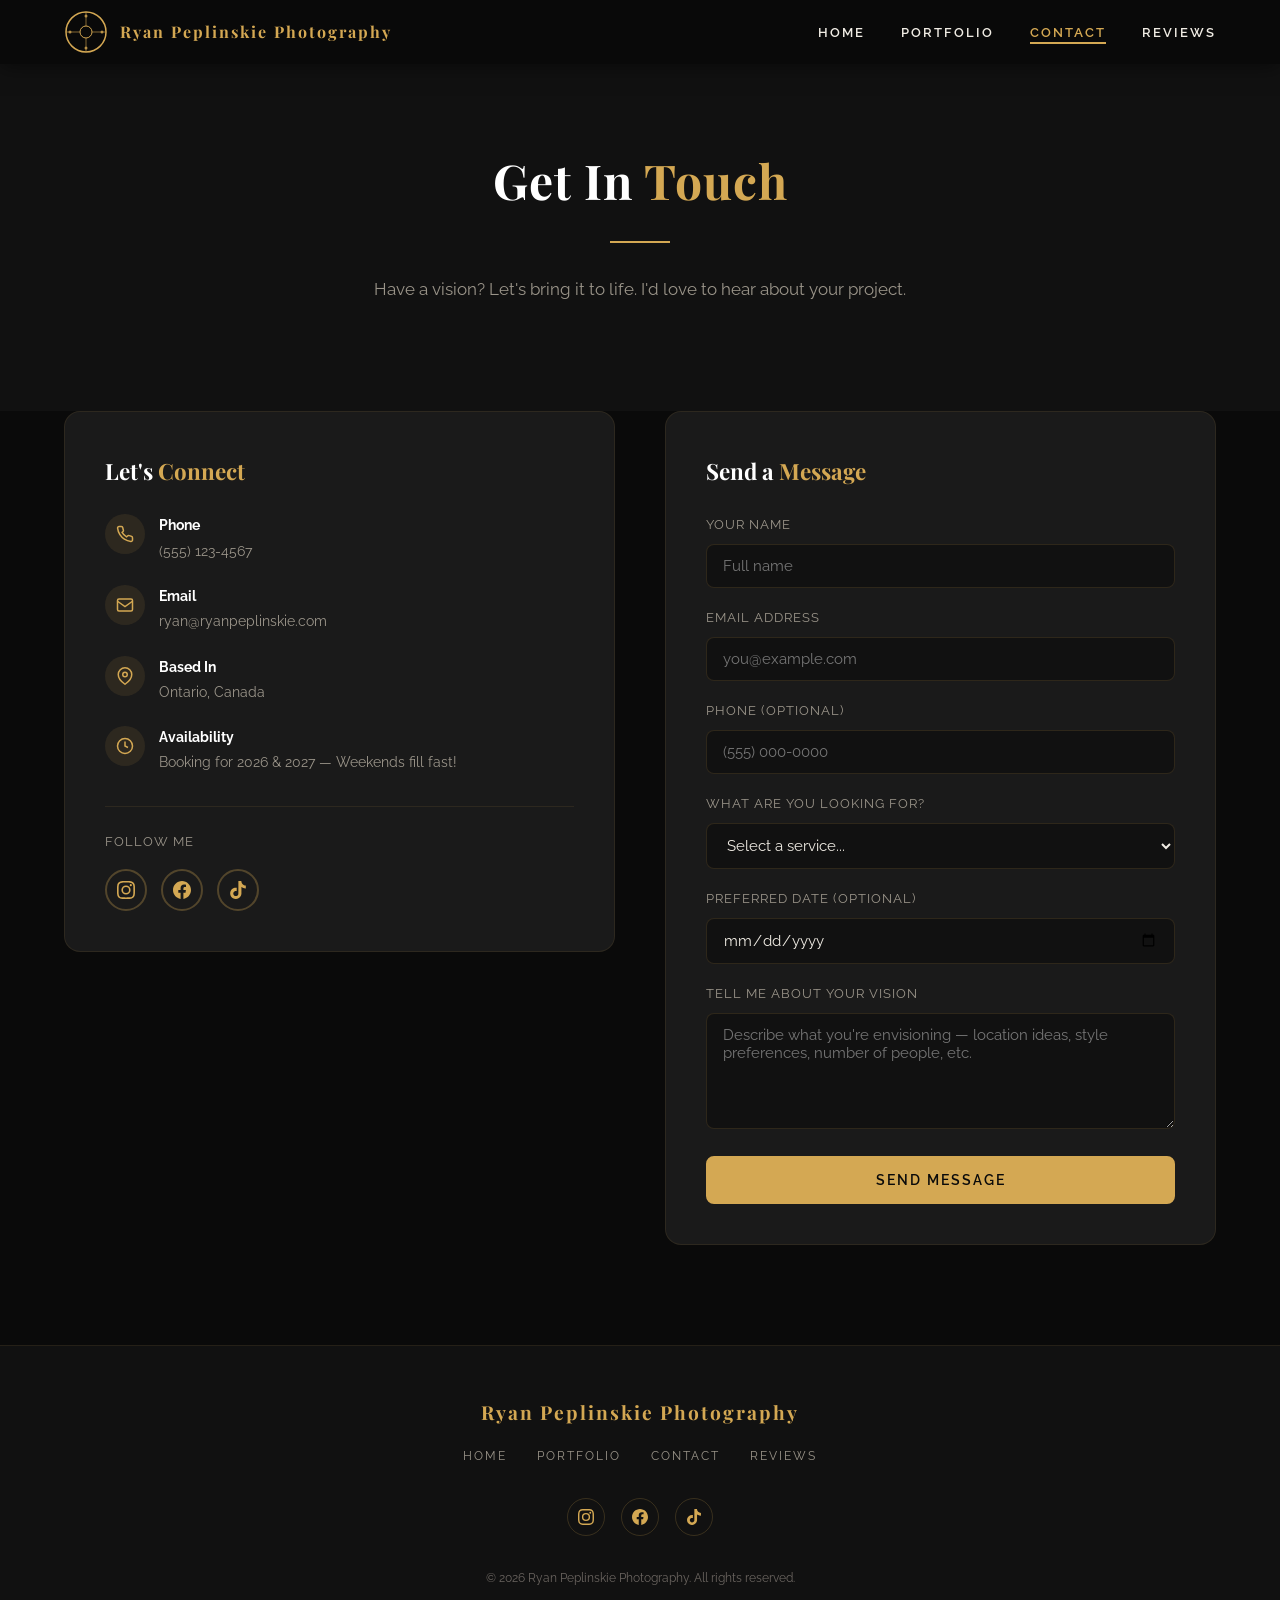
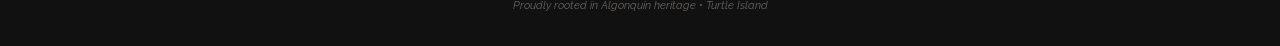
<file: contact.html>
<!DOCTYPE html>
<html lang="en">
<head>
  <meta charset="UTF-8">
  <meta name="viewport" content="width=device-width, initial-scale=1.0">
  <title>Contact — Ryan Peplinskie Photography</title>
  <meta name="description" content="Get in touch with Ryan Peplinskie for your next photography session — weddings, portraits, engagements, and more.">
  <link rel="preconnect" href="https://fonts.googleapis.com">
  <link rel="preconnect" href="https://fonts.gstatic.com" crossorigin>
  <link href="https://fonts.googleapis.com/css2?family=Great+Vibes&family=Playfair+Display:ital,wght@0,400;0,700;1,400&family=Raleway:wght@300;400;500;600;700&display=swap" rel="stylesheet">
  <link rel="stylesheet" href="assets/css/styles.css">
</head>
<body>

  <!-- ========== NAVIGATION ========== -->
  <nav class="navbar scrolled" id="navbar">
    <div class="container">
      <a href="index.html" class="logo">
        <svg class="logo-icon" viewBox="0 0 44 44" xmlns="http://www.w3.org/2000/svg">
          <circle cx="22" cy="22" r="20" fill="none" stroke="#d4a853" stroke-width="1.5"/>
          <circle cx="22" cy="22" r="6" fill="none" stroke="#d4a853" stroke-width="1"/>
          <line x1="22" y1="2" x2="22" y2="16" stroke="#d4a853" stroke-width="1" opacity="0.6"/>
          <line x1="22" y1="28" x2="22" y2="42" stroke="#d4a853" stroke-width="1" opacity="0.6"/>
          <line x1="2" y1="22" x2="16" y2="22" stroke="#d4a853" stroke-width="1" opacity="0.6"/>
          <line x1="28" y1="22" x2="42" y2="22" stroke="#d4a853" stroke-width="1" opacity="0.6"/>
          <circle cx="22" cy="6" r="1.5" fill="#d4a853" opacity="0.8"/>
          <circle cx="22" cy="38" r="1.5" fill="#d4a853" opacity="0.8"/>
          <circle cx="6" cy="22" r="1.5" fill="#d4a853" opacity="0.8"/>
          <circle cx="38" cy="22" r="1.5" fill="#d4a853" opacity="0.8"/>
        </svg>
        <span class="logo-text">
          <span class="logo-pep">Ryan Peplinskie Photography</span>
          <span class="logo-full">Photography</span>
        </span>
      </a>
      <ul class="nav-links" id="navLinks">
        <li><a href="index.html">Home</a></li>
        <li><a href="portfolio.html">Portfolio</a></li>
        <li><a href="contact.html" class="active">Contact</a></li>
        <li><a href="index.html#reviews">Reviews</a></li>
      </ul>
      <button class="hamburger" id="hamburger" aria-label="Toggle navigation">
        <span></span><span></span><span></span>
      </button>
    </div>
  </nav>

  <!-- ========== CONTACT HERO ========== -->
  <section class="contact-hero">
    <h1 class="section-title">Get In <span class="gold">Touch</span></h1>
    <hr class="divider">
    <p class="section-subtitle">Have a vision? Let's bring it to life. I'd love to hear about your project.</p>
  </section>

  <!-- ========== CONTACT CONTENT ========== -->
  <section class="section-padding" style="padding-top: 0;">
    <div class="container">
      <div class="contact-grid">

        <!-- Contact Info -->
        <div class="contact-info-card reveal">
          <h3>Let's <span class="gold">Connect</span></h3>
          <div class="contact-detail">
            <div class="contact-detail-icon">
              <svg viewBox="0 0 24 24"><path d="M22 16.92v3a2 2 0 01-2.18 2 19.79 19.79 0 01-8.63-3.07 19.5 19.5 0 01-6-6 19.79 19.79 0 01-3.07-8.67A2 2 0 014.11 2h3a2 2 0 012 1.72c.127.96.361 1.903.7 2.81a2 2 0 01-.45 2.11L8.09 9.91a16 16 0 006 6l1.27-1.27a2 2 0 012.11-.45c.907.339 1.85.573 2.81.7A2 2 0 0122 16.92z"/></svg>
            </div>
            <div class="contact-detail-text">
              <h4>Phone</h4>
              <p>(555) 123-4567</p>
            </div>
          </div>
          <div class="contact-detail">
            <div class="contact-detail-icon">
              <svg viewBox="0 0 24 24"><rect x="2" y="4" width="20" height="16" rx="2"/><path d="M22 7l-10 7L2 7"/></svg>
            </div>
            <div class="contact-detail-text">
              <h4>Email</h4>
              <p>ryan@ryanpeplinskie.com</p>
            </div>
          </div>
          <div class="contact-detail">
            <div class="contact-detail-icon">
              <svg viewBox="0 0 24 24"><path d="M21 10c0 7-9 13-9 13s-9-6-9-13a9 9 0 0118 0z"/><circle cx="12" cy="10" r="3"/></svg>
            </div>
            <div class="contact-detail-text">
              <h4>Based In</h4>
              <p>Ontario, Canada</p>
            </div>
          </div>
          <div class="contact-detail">
            <div class="contact-detail-icon">
              <svg viewBox="0 0 24 24"><circle cx="12" cy="12" r="10"/><path d="M12 6v6l4 2"/></svg>
            </div>
            <div class="contact-detail-text">
              <h4>Availability</h4>
              <p>Booking for 2026 &amp; 2027 — Weekends fill fast!</p>
            </div>
          </div>

          <!-- Social Links inline -->
          <div style="margin-top: 2rem; padding-top: 1.5rem; border-top: 1px solid rgba(212,168,83,0.1);">
            <p style="font-size: 0.8rem; letter-spacing: 1px; text-transform: uppercase; color: var(--text-muted); margin-bottom: 1rem;">Follow me</p>
            <div class="social-links" style="justify-content: flex-start; gap: 14px;">
              <a href="https://instagram.com/pep.photography" target="_blank" rel="noopener" class="social-link" style="width:42px;height:42px;" title="Instagram">
                <svg viewBox="0 0 24 24" style="width:18px;height:18px;"><path d="M12 2.163c3.204 0 3.584.012 4.85.07 3.252.148 4.771 1.691 4.919 4.919.058 1.265.069 1.645.069 4.849 0 3.205-.012 3.584-.069 4.849-.149 3.225-1.664 4.771-4.919 4.919-1.266.058-1.644.07-4.85.07-3.204 0-3.584-.012-4.849-.07-3.26-.149-4.771-1.699-4.919-4.92-.058-1.265-.07-1.644-.07-4.849 0-3.204.013-3.583.07-4.849.149-3.227 1.664-4.771 4.919-4.919 1.266-.057 1.645-.069 4.849-.069zM12 0C8.741 0 8.333.014 7.053.072 2.695.272.273 2.69.073 7.052.014 8.333 0 8.741 0 12c0 3.259.014 3.668.072 4.948.2 4.358 2.618 6.78 6.98 6.98C8.333 23.986 8.741 24 12 24c3.259 0 3.668-.014 4.948-.072 4.354-.2 6.782-2.618 6.979-6.98.059-1.28.073-1.689.073-4.948 0-3.259-.014-3.667-.072-4.947-.196-4.354-2.617-6.78-6.979-6.98C15.668.014 15.259 0 12 0zm0 5.838a6.162 6.162 0 100 12.324 6.162 6.162 0 000-12.324zM12 16a4 4 0 110-8 4 4 0 010 8zm6.406-11.845a1.44 1.44 0 100 2.881 1.44 1.44 0 000-2.881z"/></svg>
              </a>
              <a href="https://facebook.com/pep.photography" target="_blank" rel="noopener" class="social-link" style="width:42px;height:42px;" title="Facebook">
                <svg viewBox="0 0 24 24" style="width:18px;height:18px;"><path d="M24 12.073c0-6.627-5.373-12-12-12s-12 5.373-12 12c0 5.99 4.388 10.954 10.125 11.854v-8.385H7.078v-3.47h3.047V9.43c0-3.007 1.792-4.669 4.533-4.669 1.312 0 2.686.235 2.686.235v2.953H15.83c-1.491 0-1.956.925-1.956 1.874v2.25h3.328l-.532 3.47h-2.796v8.385C19.612 23.027 24 18.062 24 12.073z"/></svg>
              </a>
              <a href="https://tiktok.com/@pep.photography" target="_blank" rel="noopener" class="social-link" style="width:42px;height:42px;" title="TikTok">
                <svg viewBox="0 0 24 24" style="width:18px;height:18px;"><path d="M12.525.02c1.31-.02 2.61-.01 3.91-.02.08 1.53.63 3.09 1.75 4.17 1.12 1.11 2.7 1.62 4.24 1.79v4.03c-1.44-.05-2.89-.35-4.2-.97-.57-.26-1.1-.59-1.62-.93-.01 2.92.01 5.84-.02 8.75-.08 1.4-.54 2.79-1.35 3.94-1.31 1.92-3.58 3.17-5.91 3.21-1.43.08-2.86-.31-4.08-1.03-2.02-1.19-3.44-3.37-3.65-5.71-.02-.5-.03-1-.01-1.49.18-1.9 1.12-3.72 2.58-4.96 1.66-1.44 3.98-2.13 6.15-1.72.02 1.48-.04 2.96-.04 4.44-.99-.32-2.15-.23-3.02.37-.63.41-1.11 1.04-1.36 1.75-.21.51-.15 1.07-.14 1.61.24 1.64 1.82 3.02 3.5 2.87 1.12-.01 2.19-.66 2.77-1.61.19-.33.4-.67.41-1.06.1-1.79.06-3.57.07-5.36.01-4.03-.01-8.05.02-12.07z"/></svg>
              </a>
            </div>
          </div>
        </div>

        <!-- Contact Form -->
        <div class="contact-form-card reveal">
          <h3>Send a <span class="gold">Message</span></h3>
          <form id="contactForm">
            <div class="form-group">
              <label for="contactName">Your Name</label>
              <input type="text" id="contactName" placeholder="Full name" required maxlength="100">
            </div>
            <div class="form-group">
              <label for="contactEmail">Email Address</label>
              <input type="email" id="contactEmail" placeholder="you@example.com" required maxlength="200">
            </div>
            <div class="form-group">
              <label for="contactPhone">Phone (optional)</label>
              <input type="tel" id="contactPhone" placeholder="(555) 000-0000" maxlength="20">
            </div>
            <div class="form-group">
              <label for="contactService">What Are You Looking For?</label>
              <select id="contactService" required>
                <option value="" disabled selected>Select a service...</option>
                <option value="wedding">Wedding Photography</option>
                <option value="engagement">Engagement Session</option>
                <option value="portrait">Portrait / Headshot</option>
                <option value="family">Family Photography</option>
                <option value="newborn">Newborn / Baby</option>
                <option value="maternity">Maternity</option>
                <option value="event">Event Coverage</option>
                <option value="other">Other / Custom</option>
              </select>
            </div>
            <div class="form-group">
              <label for="contactDate">Preferred Date (optional)</label>
              <input type="date" id="contactDate">
            </div>
            <div class="form-group">
              <label for="contactMessage">Tell Me About Your Vision</label>
              <textarea id="contactMessage" rows="5" placeholder="Describe what you're envisioning — location ideas, style preferences, number of people, etc." required maxlength="2000"></textarea>
            </div>
            <button type="submit" class="btn btn-filled" style="width:100%">Send Message</button>
          </form>
          <div class="form-success" id="contactSuccess">
            <p>&#10003; Your message has been sent! I'll get back to you within 24 hours.</p>
          </div>
        </div>

      </div>
    </div>
  </section>

  <!-- ========== FOOTER ========== -->
  <footer class="footer">
    <div class="container">
      <div class="footer-logo">
        <span class="logo-pep">Ryan Peplinskie Photography</span>
      </div>
      <div class="footer-links">
        <a href="index.html">Home</a>
        <a href="portfolio.html">Portfolio</a>
        <a href="contact.html">Contact</a>
        <a href="index.html#reviews">Reviews</a>
      </div>
      <div class="footer-social">
        <a href="https://instagram.com/pep.photography" target="_blank" rel="noopener" title="Instagram">
          <svg viewBox="0 0 24 24"><path d="M12 2.163c3.204 0 3.584.012 4.85.07 3.252.148 4.771 1.691 4.919 4.919.058 1.265.069 1.645.069 4.849 0 3.205-.012 3.584-.069 4.849-.149 3.225-1.664 4.771-4.919 4.919-1.266.058-1.644.07-4.85.07-3.204 0-3.584-.012-4.849-.07-3.26-.149-4.771-1.699-4.919-4.92-.058-1.265-.07-1.644-.07-4.849 0-3.204.013-3.583.07-4.849.149-3.227 1.664-4.771 4.919-4.919 1.266-.057 1.645-.069 4.849-.069zM12 0C8.741 0 8.333.014 7.053.072 2.695.272.273 2.69.073 7.052.014 8.333 0 8.741 0 12c0 3.259.014 3.668.072 4.948.2 4.358 2.618 6.78 6.98 6.98C8.333 23.986 8.741 24 12 24c3.259 0 3.668-.014 4.948-.072 4.354-.2 6.782-2.618 6.979-6.98.059-1.28.073-1.689.073-4.948 0-3.259-.014-3.667-.072-4.947-.196-4.354-2.617-6.78-6.979-6.98C15.668.014 15.259 0 12 0zm0 5.838a6.162 6.162 0 100 12.324 6.162 6.162 0 000-12.324zM12 16a4 4 0 110-8 4 4 0 010 8zm6.406-11.845a1.44 1.44 0 100 2.881 1.44 1.44 0 000-2.881z"/></svg>
        </a>
        <a href="https://facebook.com/pep.photography" target="_blank" rel="noopener" title="Facebook">
          <svg viewBox="0 0 24 24"><path d="M24 12.073c0-6.627-5.373-12-12-12s-12 5.373-12 12c0 5.99 4.388 10.954 10.125 11.854v-8.385H7.078v-3.47h3.047V9.43c0-3.007 1.792-4.669 4.533-4.669 1.312 0 2.686.235 2.686.235v2.953H15.83c-1.491 0-1.956.925-1.956 1.874v2.25h3.328l-.532 3.47h-2.796v8.385C19.612 23.027 24 18.062 24 12.073z"/></svg>
        </a>
        <a href="https://tiktok.com/@pep.photography" target="_blank" rel="noopener" title="TikTok">
          <svg viewBox="0 0 24 24"><path d="M12.525.02c1.31-.02 2.61-.01 3.91-.02.08 1.53.63 3.09 1.75 4.17 1.12 1.11 2.7 1.62 4.24 1.79v4.03c-1.44-.05-2.89-.35-4.2-.97-.57-.26-1.1-.59-1.62-.93-.01 2.92.01 5.84-.02 8.75-.08 1.4-.54 2.79-1.35 3.94-1.31 1.92-3.58 3.17-5.91 3.21-1.43.08-2.86-.31-4.08-1.03-2.02-1.19-3.44-3.37-3.65-5.71-.02-.5-.03-1-.01-1.49.18-1.9 1.12-3.72 2.58-4.96 1.66-1.44 3.98-2.13 6.15-1.72.02 1.48-.04 2.96-.04 4.44-.99-.32-2.15-.23-3.02.37-.63.41-1.11 1.04-1.36 1.75-.21.51-.15 1.07-.14 1.61.24 1.64 1.82 3.02 3.5 2.87 1.12-.01 2.19-.66 2.77-1.61.19-.33.4-.67.41-1.06.1-1.79.06-3.57.07-5.36.01-4.03-.01-8.05.02-12.07z"/></svg>
        </a>
      </div>
      <p class="footer-bottom">&copy; 2026 Ryan Peplinskie Photography. All rights reserved.</p>
      <p class="algonquin-credit">Proudly rooted in Algonquin heritage &bull; Turtle Island</p>
    </div>
  </footer>

  <script src="assets/js/main.js"></script>
</body>
</html>
</file>
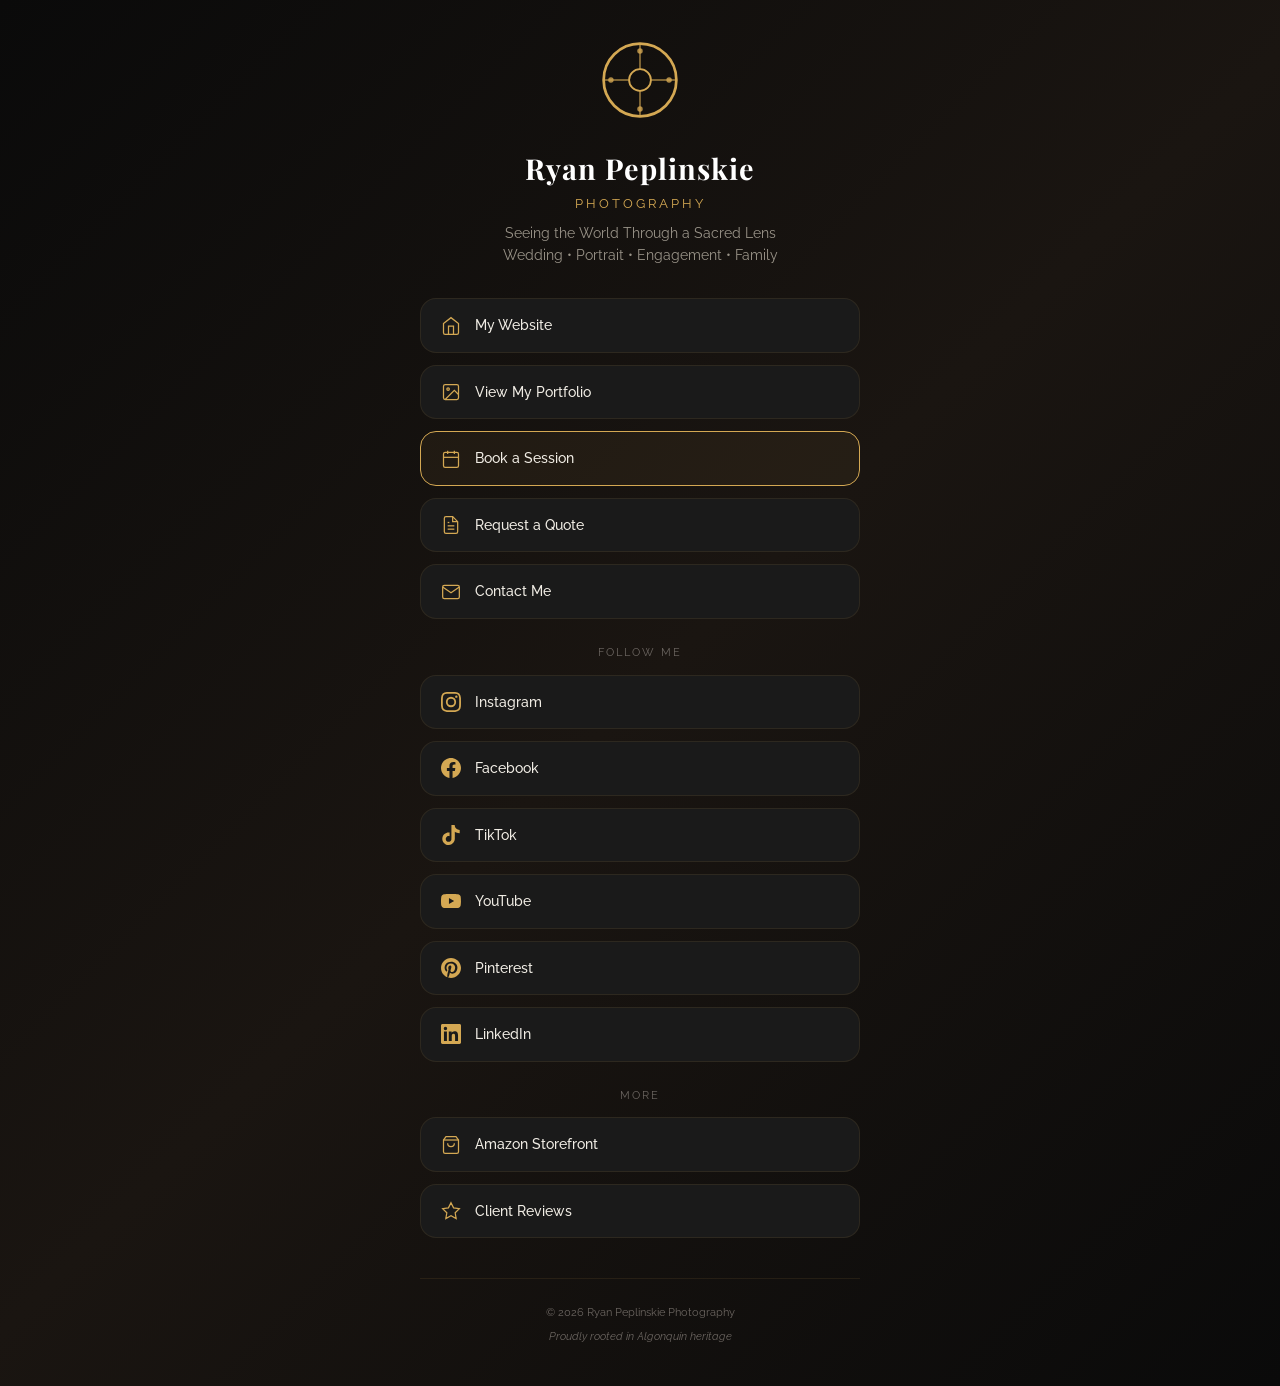
<file: links.html>
<!DOCTYPE html>
<html lang="en">
<head>
  <meta charset="UTF-8">
  <meta name="viewport" content="width=device-width, initial-scale=1.0">
  <title>Ryan Peplinskie Photography — Links</title>
  <meta name="description" content="All of Ryan Peplinskie's links in one place — website, social media, booking, and more.">
  <meta property="og:title" content="Ryan Peplinskie Photography — Links">
  <meta property="og:description" content="All links in one place — portfolio, booking, socials, and more.">
  <meta property="og:type" content="website">
  <link rel="preconnect" href="https://fonts.googleapis.com">
  <link rel="preconnect" href="https://fonts.gstatic.com" crossorigin>
  <link href="https://fonts.googleapis.com/css2?family=Great+Vibes&family=Playfair+Display:ital,wght@0,400;0,700;1,400&family=Raleway:wght@300;400;500;600;700&display=swap" rel="stylesheet">
  <link rel="stylesheet" href="assets/css/styles.css">
</head>
<body class="linktree-body">

  <div class="linktree-container">
    <!-- Profile Header -->
    <div class="linktree-header">
      <svg class="linktree-logo" viewBox="0 0 44 44" xmlns="http://www.w3.org/2000/svg">
        <circle cx="22" cy="22" r="20" fill="none" stroke="#d4a853" stroke-width="1.5"/>
        <circle cx="22" cy="22" r="6" fill="none" stroke="#d4a853" stroke-width="1"/>
        <line x1="22" y1="2" x2="22" y2="16" stroke="#d4a853" stroke-width="1" opacity="0.6"/>
        <line x1="22" y1="28" x2="22" y2="42" stroke="#d4a853" stroke-width="1" opacity="0.6"/>
        <line x1="2" y1="22" x2="16" y2="22" stroke="#d4a853" stroke-width="1" opacity="0.6"/>
        <line x1="28" y1="22" x2="42" y2="22" stroke="#d4a853" stroke-width="1" opacity="0.6"/>
        <circle cx="22" cy="6" r="1.5" fill="#d4a853" opacity="0.8"/>
        <circle cx="22" cy="38" r="1.5" fill="#d4a853" opacity="0.8"/>
        <circle cx="6" cy="22" r="1.5" fill="#d4a853" opacity="0.8"/>
        <circle cx="38" cy="22" r="1.5" fill="#d4a853" opacity="0.8"/>
      </svg>
      <h1 class="linktree-name">Ryan Peplinskie</h1>
      <p class="linktree-tagline">Photography</p>
      <p class="linktree-bio">Seeing the World Through a Sacred Lens<br>Wedding &bull; Portrait &bull; Engagement &bull; Family</p>
    </div>

    <!-- Primary Links -->
    <div class="linktree-links">
      <a href="index.html" class="linktree-link">
        <svg viewBox="0 0 24 24"><path d="M3 9l9-7 9 7v11a2 2 0 01-2 2H5a2 2 0 01-2-2z"/><polyline points="9 22 9 12 15 12 15 22"/></svg>
        <span>My Website</span>
      </a>

      <a href="portfolio.html" class="linktree-link">
        <svg viewBox="0 0 24 24"><rect x="3" y="3" width="18" height="18" rx="2" ry="2"/><circle cx="8.5" cy="8.5" r="1.5"/><polyline points="21 15 16 10 5 21"/></svg>
        <span>View My Portfolio</span>
      </a>

      <a href="booking.html" class="linktree-link linktree-link-highlight">
        <svg viewBox="0 0 24 24"><rect x="3" y="4" width="18" height="18" rx="2" ry="2"/><line x1="16" y1="2" x2="16" y2="6"/><line x1="8" y1="2" x2="8" y2="6"/><line x1="3" y1="10" x2="21" y2="10"/></svg>
        <span>Book a Session</span>
      </a>

      <a href="quote.html" class="linktree-link">
        <svg viewBox="0 0 24 24"><path d="M14 2H6a2 2 0 00-2 2v16a2 2 0 002 2h12a2 2 0 002-2V8z"/><polyline points="14 2 14 8 20 8"/><line x1="16" y1="13" x2="8" y2="13"/><line x1="16" y1="17" x2="8" y2="17"/><polyline points="10 9 9 9 8 9"/></svg>
        <span>Request a Quote</span>
      </a>

      <a href="contact.html" class="linktree-link">
        <svg viewBox="0 0 24 24"><path d="M4 4h16c1.1 0 2 .9 2 2v12c0 1.1-.9 2-2 2H4c-1.1 0-2-.9-2-2V6c0-1.1.9-2 2-2z"/><polyline points="22 6 12 13 2 6"/></svg>
        <span>Contact Me</span>
      </a>
    </div>

    <!-- Social Media -->
    <div class="linktree-section-label">Follow Me</div>
    <div class="linktree-links">
      <a href="https://instagram.com/pep.photography" target="_blank" rel="noopener" class="linktree-link linktree-social">
        <svg viewBox="0 0 24 24"><path d="M12 2.163c3.204 0 3.584.012 4.85.07 3.252.148 4.771 1.691 4.919 4.919.058 1.265.069 1.645.069 4.849 0 3.205-.012 3.584-.069 4.849-.149 3.225-1.664 4.771-4.919 4.919-1.266.058-1.644.07-4.85.07-3.204 0-3.584-.012-4.849-.07-3.26-.149-4.771-1.699-4.919-4.92-.058-1.265-.07-1.644-.07-4.849 0-3.204.013-3.583.07-4.849.149-3.227 1.664-4.771 4.919-4.919 1.266-.057 1.645-.069 4.849-.069zM12 0C8.741 0 8.333.014 7.053.072 2.695.272.273 2.69.073 7.052.014 8.333 0 8.741 0 12c0 3.259.014 3.668.072 4.948.2 4.358 2.618 6.78 6.98 6.98C8.333 23.986 8.741 24 12 24c3.259 0 3.668-.014 4.948-.072 4.354-.2 6.782-2.618 6.979-6.98.059-1.28.073-1.689.073-4.948 0-3.259-.014-3.667-.072-4.947-.196-4.354-2.617-6.78-6.979-6.98C15.668.014 15.259 0 12 0zm0 5.838a6.162 6.162 0 100 12.324 6.162 6.162 0 000-12.324zM12 16a4 4 0 110-8 4 4 0 010 8zm6.406-11.845a1.44 1.44 0 100 2.881 1.44 1.44 0 000-2.881z"/></svg>
        <span>Instagram</span>
      </a>

      <a href="https://facebook.com/pep.photography" target="_blank" rel="noopener" class="linktree-link linktree-social">
        <svg viewBox="0 0 24 24"><path d="M24 12.073c0-6.627-5.373-12-12-12s-12 5.373-12 12c0 5.99 4.388 10.954 10.125 11.854v-8.385H7.078v-3.47h3.047V9.43c0-3.007 1.792-4.669 4.533-4.669 1.312 0 2.686.235 2.686.235v2.953H15.83c-1.491 0-1.956.925-1.956 1.874v2.25h3.328l-.532 3.47h-2.796v8.385C19.612 23.027 24 18.062 24 12.073z"/></svg>
        <span>Facebook</span>
      </a>

      <a href="https://tiktok.com/@pep.photography" target="_blank" rel="noopener" class="linktree-link linktree-social">
        <svg viewBox="0 0 24 24"><path d="M12.525.02c1.31-.02 2.61-.01 3.91-.02.08 1.53.63 3.09 1.75 4.17 1.12 1.11 2.7 1.62 4.24 1.79v4.03c-1.44-.05-2.89-.35-4.2-.97-.57-.26-1.1-.59-1.62-.93-.01 2.92.01 5.84-.02 8.75-.08 1.4-.54 2.79-1.35 3.94-1.31 1.92-3.58 3.17-5.91 3.21-1.43.08-2.86-.31-4.08-1.03-2.02-1.19-3.44-3.37-3.65-5.71-.02-.5-.03-1-.01-1.49.18-1.9 1.12-3.72 2.58-4.96 1.66-1.44 3.98-2.13 6.15-1.72.02 1.48-.04 2.96-.04 4.44-.99-.32-2.15-.23-3.02.37-.63.41-1.11 1.04-1.36 1.75-.21.51-.15 1.07-.14 1.61.24 1.64 1.82 3.02 3.5 2.87 1.12-.01 2.19-.66 2.77-1.61.19-.33.4-.67.41-1.06.1-1.79.06-3.57.07-5.36.01-4.03-.01-8.05.02-12.07z"/></svg>
        <span>TikTok</span>
      </a>

      <a href="https://youtube.com/@pep.photography" target="_blank" rel="noopener" class="linktree-link linktree-social">
        <svg viewBox="0 0 24 24"><path d="M23.498 6.186a3.016 3.016 0 00-2.122-2.136C19.505 3.545 12 3.545 12 3.545s-7.505 0-9.377.505A3.017 3.017 0 00.502 6.186C0 8.07 0 12 0 12s0 3.93.502 5.814a3.016 3.016 0 002.122 2.136c1.871.505 9.376.505 9.376.505s7.505 0 9.377-.505a3.015 3.015 0 002.122-2.136C24 15.93 24 12 24 12s0-3.93-.502-5.814zM9.545 15.568V8.432L15.818 12l-6.273 3.568z"/></svg>
        <span>YouTube</span>
      </a>

      <a href="https://pinterest.com/pep.photography" target="_blank" rel="noopener" class="linktree-link linktree-social">
        <svg viewBox="0 0 24 24"><path d="M12.017 0C5.396 0 .029 5.367.029 11.987c0 5.079 3.158 9.417 7.618 11.162-.105-.949-.199-2.403.041-3.439.219-.937 1.406-5.957 1.406-5.957s-.359-.72-.359-1.781c0-1.668.967-2.914 2.171-2.914 1.023 0 1.518.769 1.518 1.69 0 1.029-.655 2.568-.994 3.995-.283 1.194.599 2.169 1.777 2.169 2.133 0 3.772-2.249 3.772-5.495 0-2.873-2.064-4.882-5.012-4.882-3.414 0-5.418 2.561-5.418 5.207 0 1.031.397 2.138.893 2.738a.36.36 0 01.083.345l-.333 1.36c-.053.22-.174.267-.402.161-1.499-.698-2.436-2.889-2.436-4.649 0-3.785 2.75-7.262 7.929-7.262 4.163 0 7.398 2.967 7.398 6.931 0 4.136-2.607 7.464-6.227 7.464-1.216 0-2.359-.631-2.75-1.378l-.748 2.853c-.271 1.043-1.002 2.35-1.492 3.146C9.57 23.812 10.763 24 12.017 24c6.624 0 11.99-5.367 11.99-11.988C24.007 5.367 18.641.001 12.017.001z"/></svg>
        <span>Pinterest</span>
      </a>

      <a href="https://linkedin.com/in/ryanpeplinskie" target="_blank" rel="noopener" class="linktree-link linktree-social">
        <svg viewBox="0 0 24 24"><path d="M20.447 20.452h-3.554v-5.569c0-1.328-.027-3.037-1.852-3.037-1.853 0-2.136 1.445-2.136 2.939v5.667H9.351V9h3.414v1.561h.046c.477-.9 1.637-1.85 3.37-1.85 3.601 0 4.267 2.37 4.267 5.455v6.286zM5.337 7.433a2.062 2.062 0 01-2.063-2.065 2.064 2.064 0 112.063 2.065zm1.782 13.019H3.555V9h3.564v11.452zM22.225 0H1.771C.792 0 0 .774 0 1.729v20.542C0 23.227.792 24 1.771 24h20.451C23.2 24 24 23.227 24 22.271V1.729C24 .774 23.2 0 22.222 0h.003z"/></svg>
        <span>LinkedIn</span>
      </a>
    </div>

    <!-- Additional Links -->
    <div class="linktree-section-label">More</div>
    <div class="linktree-links">
      <a href="#" class="linktree-link linktree-extra">
        <svg viewBox="0 0 24 24"><path d="M6 2L3 6v14a2 2 0 002 2h14a2 2 0 002-2V6l-3-4z"/><line x1="3" y1="6" x2="21" y2="6"/><path d="M16 10a4 4 0 01-8 0"/></svg>
        <span>Amazon Storefront</span>
      </a>

      <a href="index.html#reviews" class="linktree-link linktree-extra">
        <svg viewBox="0 0 24 24"><polygon points="12 2 15.09 8.26 22 9.27 17 14.14 18.18 21.02 12 17.77 5.82 21.02 7 14.14 2 9.27 8.91 8.26 12 2"/></svg>
        <span>Client Reviews</span>
      </a>
    </div>

    <!-- Footer -->
    <div class="linktree-footer">
      <p>&copy; 2026 Ryan Peplinskie Photography</p>
      <p class="linktree-credit">Proudly rooted in Algonquin heritage</p>
    </div>
  </div>

</body>
</html>
</file>
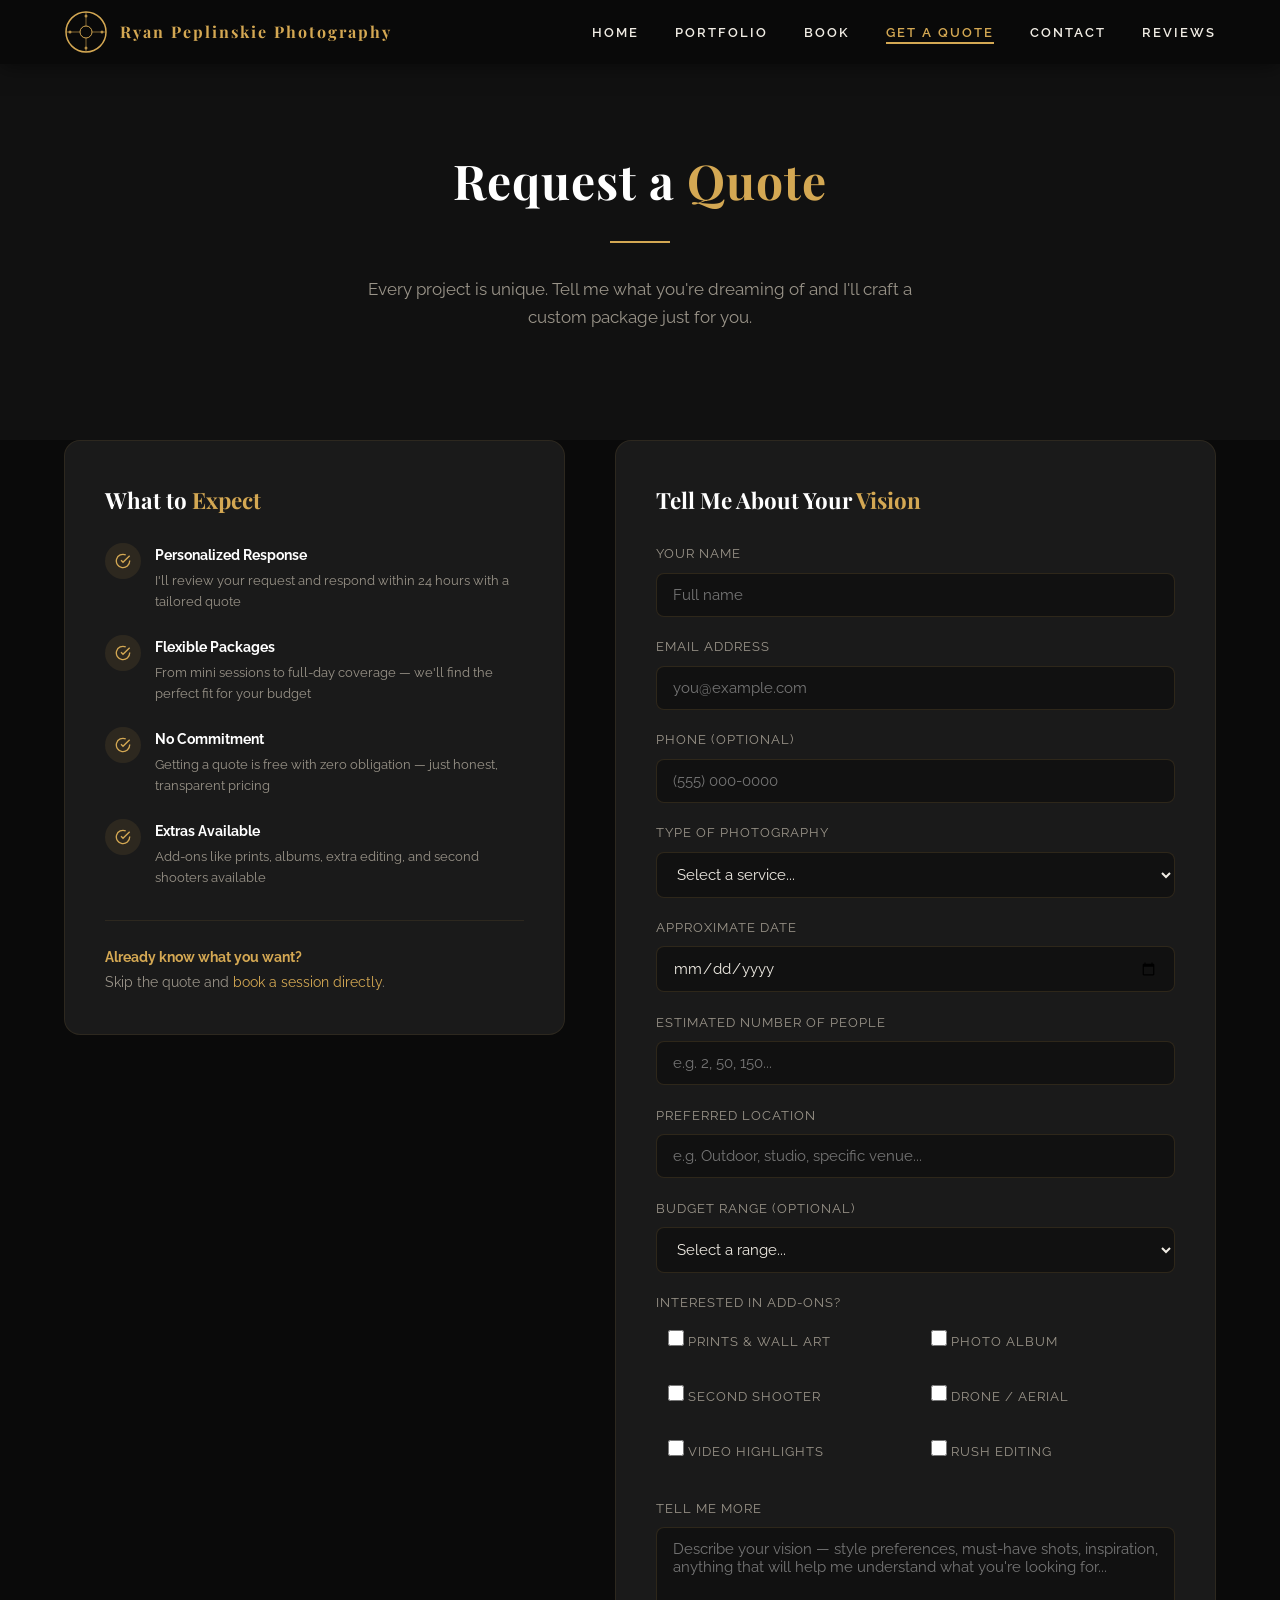
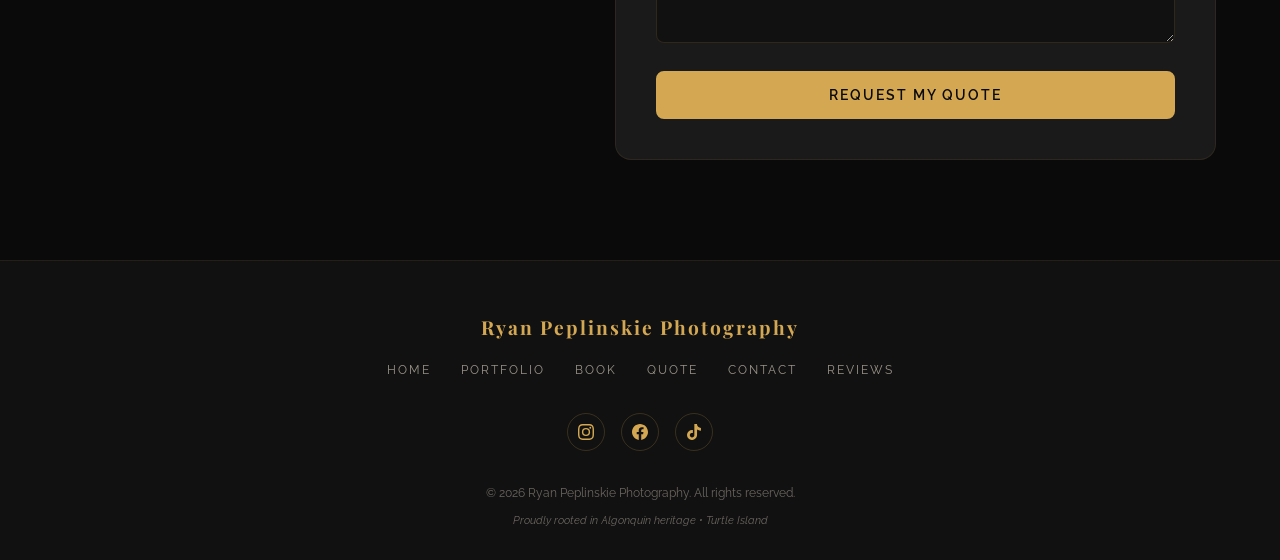
<file: quote.html>
<!DOCTYPE html>
<html lang="en">
<head>
  <meta charset="UTF-8">
  <meta name="viewport" content="width=device-width, initial-scale=1.0">
  <title>Request a Quote — Ryan Peplinskie Photography</title>
  <meta name="description" content="Request a custom photography quote from Ryan Peplinskie. Tell me about your vision and I'll put together a tailored pricing package for you.">
  <link rel="preconnect" href="https://fonts.googleapis.com">
  <link rel="preconnect" href="https://fonts.gstatic.com" crossorigin>
  <link href="https://fonts.googleapis.com/css2?family=Great+Vibes&family=Playfair+Display:ital,wght@0,400;0,700;1,400&family=Raleway:wght@300;400;500;600;700&display=swap" rel="stylesheet">
  <link rel="stylesheet" href="assets/css/styles.css">
</head>
<body>

  <!-- ========== NAVIGATION ========== -->
  <nav class="navbar scrolled" id="navbar">
    <div class="container">
      <a href="index.html" class="logo">
        <svg class="logo-icon" viewBox="0 0 44 44" xmlns="http://www.w3.org/2000/svg">
          <circle cx="22" cy="22" r="20" fill="none" stroke="#d4a853" stroke-width="1.5"/>
          <circle cx="22" cy="22" r="6" fill="none" stroke="#d4a853" stroke-width="1"/>
          <line x1="22" y1="2" x2="22" y2="16" stroke="#d4a853" stroke-width="1" opacity="0.6"/>
          <line x1="22" y1="28" x2="22" y2="42" stroke="#d4a853" stroke-width="1" opacity="0.6"/>
          <line x1="2" y1="22" x2="16" y2="22" stroke="#d4a853" stroke-width="1" opacity="0.6"/>
          <line x1="28" y1="22" x2="42" y2="22" stroke="#d4a853" stroke-width="1" opacity="0.6"/>
          <circle cx="22" cy="6" r="1.5" fill="#d4a853" opacity="0.8"/>
          <circle cx="22" cy="38" r="1.5" fill="#d4a853" opacity="0.8"/>
          <circle cx="6" cy="22" r="1.5" fill="#d4a853" opacity="0.8"/>
          <circle cx="38" cy="22" r="1.5" fill="#d4a853" opacity="0.8"/>
        </svg>
        <span class="logo-text">
          <span class="logo-pep">Ryan Peplinskie Photography</span>
          <span class="logo-full">Photography</span>
        </span>
      </a>
      <ul class="nav-links" id="navLinks">
        <li><a href="index.html">Home</a></li>
        <li><a href="portfolio.html">Portfolio</a></li>
        <li><a href="booking.html">Book</a></li>
        <li><a href="quote.html" class="active">Get a Quote</a></li>
        <li><a href="contact.html">Contact</a></li>
        <li><a href="index.html#reviews">Reviews</a></li>
      </ul>
      <button class="hamburger" id="hamburger" aria-label="Toggle navigation">
        <span></span><span></span><span></span>
      </button>
    </div>
  </nav>

  <!-- ========== QUOTE HERO ========== -->
  <section class="quote-hero">
    <h1 class="section-title">Request a <span class="gold">Quote</span></h1>
    <hr class="divider">
    <p class="section-subtitle">Every project is unique. Tell me what you're dreaming of and I'll craft a custom package just for you.</p>
  </section>

  <!-- ========== QUOTE CONTENT ========== -->
  <section class="section-padding" style="padding-top: 0;">
    <div class="container">
      <div class="quote-grid">

        <!-- What's Included Info -->
        <div class="quote-info-card reveal">
          <h3>What to <span class="gold">Expect</span></h3>
          <div class="quote-feature">
            <div class="quote-feature-icon">
              <svg viewBox="0 0 24 24"><path d="M22 11.08V12a10 10 0 11-5.93-9.14"/><polyline points="22 4 12 14.01 9 11.01"/></svg>
            </div>
            <div>
              <h4>Personalized Response</h4>
              <p>I'll review your request and respond within 24 hours with a tailored quote</p>
            </div>
          </div>
          <div class="quote-feature">
            <div class="quote-feature-icon">
              <svg viewBox="0 0 24 24"><path d="M22 11.08V12a10 10 0 11-5.93-9.14"/><polyline points="22 4 12 14.01 9 11.01"/></svg>
            </div>
            <div>
              <h4>Flexible Packages</h4>
              <p>From mini sessions to full-day coverage — we'll find the perfect fit for your budget</p>
            </div>
          </div>
          <div class="quote-feature">
            <div class="quote-feature-icon">
              <svg viewBox="0 0 24 24"><path d="M22 11.08V12a10 10 0 11-5.93-9.14"/><polyline points="22 4 12 14.01 9 11.01"/></svg>
            </div>
            <div>
              <h4>No Commitment</h4>
              <p>Getting a quote is free with zero obligation — just honest, transparent pricing</p>
            </div>
          </div>
          <div class="quote-feature">
            <div class="quote-feature-icon">
              <svg viewBox="0 0 24 24"><path d="M22 11.08V12a10 10 0 11-5.93-9.14"/><polyline points="22 4 12 14.01 9 11.01"/></svg>
            </div>
            <div>
              <h4>Extras Available</h4>
              <p>Add-ons like prints, albums, extra editing, and second shooters available</p>
            </div>
          </div>

          <div style="margin-top: 2rem; padding-top: 1.5rem; border-top: 1px solid rgba(212,168,83,0.1);">
            <p style="font-size: 0.85rem; color: var(--text-muted); line-height: 1.8;">
              <strong style="color:var(--gold)">Already know what you want?</strong><br>
              Skip the quote and <a href="booking.html">book a session directly</a>.
            </p>
          </div>
        </div>

        <!-- Quote Form -->
        <div class="quote-form-card reveal">
          <h3>Tell Me About Your <span class="gold">Vision</span></h3>
          <form id="quoteForm">
            <div class="form-group">
              <label for="quoteName">Your Name</label>
              <input type="text" id="quoteName" placeholder="Full name" required maxlength="100">
            </div>
            <div class="form-group">
              <label for="quoteEmail">Email Address</label>
              <input type="email" id="quoteEmail" placeholder="you@example.com" required maxlength="200">
            </div>
            <div class="form-group">
              <label for="quotePhone">Phone (optional)</label>
              <input type="tel" id="quotePhone" placeholder="(555) 000-0000" maxlength="20">
            </div>
            <div class="form-group">
              <label for="quoteService">Type of Photography</label>
              <select id="quoteService" required>
                <option value="" disabled selected>Select a service...</option>
                <option value="wedding">Wedding Photography</option>
                <option value="engagement">Engagement Session</option>
                <option value="portrait">Portrait / Headshot</option>
                <option value="family">Family Photography</option>
                <option value="newborn">Newborn / Baby</option>
                <option value="maternity">Maternity</option>
                <option value="event">Event Coverage</option>
                <option value="commercial">Commercial / Brand</option>
                <option value="multiple">Multiple Services</option>
                <option value="other">Other / Custom</option>
              </select>
            </div>
            <div class="form-group">
              <label for="quoteDate">Approximate Date</label>
              <input type="date" id="quoteDate">
            </div>
            <div class="form-group">
              <label for="quoteGuests">Estimated Number of People</label>
              <input type="number" id="quoteGuests" min="1" max="500" placeholder="e.g. 2, 50, 150...">
            </div>
            <div class="form-group">
              <label for="quoteLocation">Preferred Location</label>
              <input type="text" id="quoteLocation" placeholder="e.g. Outdoor, studio, specific venue..." maxlength="200">
            </div>
            <div class="form-group">
              <label for="quoteBudget">Budget Range (optional)</label>
              <select id="quoteBudget">
                <option value="" disabled selected>Select a range...</option>
                <option value="under-500">Under $500</option>
                <option value="500-1000">$500 – $1,000</option>
                <option value="1000-2500">$1,000 – $2,500</option>
                <option value="2500-5000">$2,500 – $5,000</option>
                <option value="5000+">$5,000+</option>
                <option value="unsure">Not Sure — Help Me Decide</option>
              </select>
            </div>
            <div class="form-group">
              <label for="quoteExtras">Interested in Add-Ons?</label>
              <div class="checkbox-grid">
                <label class="checkbox-label">
                  <input type="checkbox" name="extras" value="prints"> Prints &amp; Wall Art
                </label>
                <label class="checkbox-label">
                  <input type="checkbox" name="extras" value="album"> Photo Album
                </label>
                <label class="checkbox-label">
                  <input type="checkbox" name="extras" value="second-shooter"> Second Shooter
                </label>
                <label class="checkbox-label">
                  <input type="checkbox" name="extras" value="drone"> Drone / Aerial
                </label>
                <label class="checkbox-label">
                  <input type="checkbox" name="extras" value="video"> Video Highlights
                </label>
                <label class="checkbox-label">
                  <input type="checkbox" name="extras" value="rush-edit"> Rush Editing
                </label>
              </div>
            </div>
            <div class="form-group">
              <label for="quoteDetails">Tell Me More</label>
              <textarea id="quoteDetails" rows="5" placeholder="Describe your vision — style preferences, must-have shots, inspiration, anything that will help me understand what you're looking for..." required maxlength="3000"></textarea>
            </div>
            <button type="submit" class="btn btn-filled" style="width:100%">Request My Quote</button>
          </form>
          <div class="form-success" id="quoteSuccess">
            <p>&#10003; Your quote request has been sent! I'll get back to you within 24 hours with a custom package.</p>
          </div>
        </div>

      </div>
    </div>
  </section>

  <!-- ========== FOOTER ========== -->
  <footer class="footer">
    <div class="container">
      <div class="footer-logo">
        <span class="logo-pep">Ryan Peplinskie Photography</span>
      </div>
      <div class="footer-links">
        <a href="index.html">Home</a>
        <a href="portfolio.html">Portfolio</a>
        <a href="booking.html">Book</a>
        <a href="quote.html">Quote</a>
        <a href="contact.html">Contact</a>
        <a href="index.html#reviews">Reviews</a>
      </div>
      <div class="footer-social">
        <a href="https://instagram.com/pep.photography" target="_blank" rel="noopener" title="Instagram">
          <svg viewBox="0 0 24 24"><path d="M12 2.163c3.204 0 3.584.012 4.85.07 3.252.148 4.771 1.691 4.919 4.919.058 1.265.069 1.645.069 4.849 0 3.205-.012 3.584-.069 4.849-.149 3.225-1.664 4.771-4.919 4.919-1.266.058-1.644.07-4.85.07-3.204 0-3.584-.012-4.849-.07-3.26-.149-4.771-1.699-4.919-4.92-.058-1.265-.07-1.644-.07-4.849 0-3.204.013-3.583.07-4.849.149-3.227 1.664-4.771 4.919-4.919 1.266-.057 1.645-.069 4.849-.069zM12 0C8.741 0 8.333.014 7.053.072 2.695.272.273 2.69.073 7.052.014 8.333 0 8.741 0 12c0 3.259.014 3.668.072 4.948.2 4.358 2.618 6.78 6.98 6.98C8.333 23.986 8.741 24 12 24c3.259 0 3.668-.014 4.948-.072 4.354-.2 6.782-2.618 6.979-6.98.059-1.28.073-1.689.073-4.948 0-3.259-.014-3.667-.072-4.947-.196-4.354-2.617-6.78-6.979-6.98C15.668.014 15.259 0 12 0zm0 5.838a6.162 6.162 0 100 12.324 6.162 6.162 0 000-12.324zM12 16a4 4 0 110-8 4 4 0 010 8zm6.406-11.845a1.44 1.44 0 100 2.881 1.44 1.44 0 000-2.881z"/></svg>
        </a>
        <a href="https://facebook.com/pep.photography" target="_blank" rel="noopener" title="Facebook">
          <svg viewBox="0 0 24 24"><path d="M24 12.073c0-6.627-5.373-12-12-12s-12 5.373-12 12c0 5.99 4.388 10.954 10.125 11.854v-8.385H7.078v-3.47h3.047V9.43c0-3.007 1.792-4.669 4.533-4.669 1.312 0 2.686.235 2.686.235v2.953H15.83c-1.491 0-1.956.925-1.956 1.874v2.25h3.328l-.532 3.47h-2.796v8.385C19.612 23.027 24 18.062 24 12.073z"/></svg>
        </a>
        <a href="https://tiktok.com/@pep.photography" target="_blank" rel="noopener" title="TikTok">
          <svg viewBox="0 0 24 24"><path d="M12.525.02c1.31-.02 2.61-.01 3.91-.02.08 1.53.63 3.09 1.75 4.17 1.12 1.11 2.7 1.62 4.24 1.79v4.03c-1.44-.05-2.89-.35-4.2-.97-.57-.26-1.1-.59-1.62-.93-.01 2.92.01 5.84-.02 8.75-.08 1.4-.54 2.79-1.35 3.94-1.31 1.92-3.58 3.17-5.91 3.21-1.43.08-2.86-.31-4.08-1.03-2.02-1.19-3.44-3.37-3.65-5.71-.02-.5-.03-1-.01-1.49.18-1.9 1.12-3.72 2.58-4.96 1.66-1.44 3.98-2.13 6.15-1.72.02 1.48-.04 2.96-.04 4.44-.99-.32-2.15-.23-3.02.37-.63.41-1.11 1.04-1.36 1.75-.21.51-.15 1.07-.14 1.61.24 1.64 1.82 3.02 3.5 2.87 1.12-.01 2.19-.66 2.77-1.61.19-.33.4-.67.41-1.06.1-1.79.06-3.57.07-5.36.01-4.03-.01-8.05.02-12.07z"/></svg>
        </a>
      </div>
      <p class="footer-bottom">&copy; 2026 Ryan Peplinskie Photography. All rights reserved.</p>
      <p class="algonquin-credit">Proudly rooted in Algonquin heritage &bull; Turtle Island</p>
    </div>
  </footer>

  <script src="assets/js/main.js"></script>
</body>
</html>
</file>
<file: assets/css/styles.css>
/* ============================================================
   Ryan Peplinskie Photography — Dark Elegant Theme
   ============================================================ */

/* ---------- Google Fonts (loaded in HTML <head>) ---------- */
/* Playfair Display — headings
   Raleway       — body
   Great Vibes   — accent / signature                        */

/* ---------- Custom Properties ---------- */
:root {
  --bg-primary:    #0a0a0a;
  --bg-secondary:  #111111;
  --bg-card:       #1a1a1a;
  --bg-card-hover: #222222;
  --gold:          #d4a853;
  --gold-light:    #e8c97a;
  --gold-dark:     #b8912e;
  --text-primary:  #f0ece4;
  --text-muted:    #9a9489;
  --text-dim:      #6b6560;
  --white:         #ffffff;
  --overlay:       rgba(0, 0, 0, 0.55);
  --radius:        8px;
  --radius-lg:     16px;
  --shadow:        0 8px 32px rgba(0, 0, 0, 0.45);
  --transition:    0.35s cubic-bezier(0.25, 0.46, 0.45, 0.94);
  --max-width:     1200px;
}

/* ---------- Reset ---------- */
*, *::before, *::after { box-sizing: border-box; margin: 0; padding: 0; }
html { scroll-behavior: smooth; font-size: 16px; }
body {
  font-family: 'Raleway', sans-serif;
  background: var(--bg-primary);
  color: var(--text-primary);
  line-height: 1.7;
  overflow-x: hidden;
  -webkit-font-smoothing: antialiased;
}
a { color: var(--gold); text-decoration: none; transition: color var(--transition); }
a:hover { color: var(--gold-light); }
img { display: block; max-width: 100%; height: auto; }
ul { list-style: none; }
button, input, textarea, select { font-family: inherit; }

/* ---------- Utility ---------- */
.container { width: 90%; max-width: var(--max-width); margin: 0 auto; }
.section-padding { padding: 100px 0; }
.text-center { text-align: center; }
.gold { color: var(--gold); }

.section-title {
  font-family: 'Playfair Display', serif;
  font-size: clamp(2rem, 5vw, 3rem);
  margin-bottom: 0.4em;
  color: var(--white);
  letter-spacing: 1px;
}
.section-subtitle {
  font-size: 1.05rem;
  color: var(--text-muted);
  max-width: 600px;
  margin: 0 auto 3rem;
}
.divider {
  width: 60px;
  height: 2px;
  background: var(--gold);
  margin: 1.2rem auto 2rem;
  border: none;
}

/* ---------- Buttons ---------- */
.btn {
  display: inline-block;
  padding: 14px 38px;
  border: 2px solid var(--gold);
  color: var(--gold);
  font-size: 0.85rem;
  font-weight: 600;
  letter-spacing: 2px;
  text-transform: uppercase;
  border-radius: var(--radius);
  transition: all var(--transition);
  cursor: pointer;
  background: transparent;
}
.btn:hover {
  background: var(--gold);
  color: var(--bg-primary);
  box-shadow: 0 4px 24px rgba(212, 168, 83, 0.35);
}
.btn-filled {
  background: var(--gold);
  color: var(--bg-primary);
}
.btn-filled:hover {
  background: var(--gold-light);
  color: var(--bg-primary);
  box-shadow: 0 4px 24px rgba(212, 168, 83, 0.35);
}

/* ============================================================
   NAVIGATION
   ============================================================ */
.navbar {
  position: fixed;
  top: 0; left: 0; right: 0;
  z-index: 1000;
  padding: 18px 0;
  transition: background var(--transition), padding var(--transition), box-shadow var(--transition);
}
.navbar.scrolled {
  background: rgba(10, 10, 10, 0.95);
  backdrop-filter: blur(12px);
  padding: 10px 0;
  box-shadow: 0 2px 20px rgba(0,0,0,0.5);
}
.navbar .container {
  display: flex;
  justify-content: space-between;
  align-items: center;
}

/* --- Logo --- */
.logo {
  display: flex;
  align-items: center;
  gap: 12px;
}
.logo-icon {
  width: 44px;
  height: 44px;
}
.logo-text {
  display: flex;
  flex-direction: column;
  line-height: 1.15;
}
.logo-pep {
  font-family: 'Playfair Display', serif;
  font-size: 1rem;
  font-weight: 700;
  color: var(--gold);
  letter-spacing: 2px;
  white-space: nowrap;
}
.logo-full {
  font-size: 0.55rem;
  letter-spacing: 3px;
  text-transform: uppercase;
  color: var(--text-muted);
  display: none;
}

/* --- Nav Links --- */
.nav-links {
  display: flex;
  gap: 36px;
  align-items: center;
}
.nav-links a {
  font-size: 0.8rem;
  font-weight: 600;
  letter-spacing: 2px;
  text-transform: uppercase;
  color: var(--text-primary);
  position: relative;
  padding-bottom: 4px;
}
.nav-links a::after {
  content: '';
  position: absolute;
  bottom: 0; left: 0;
  width: 0; height: 2px;
  background: var(--gold);
  transition: width var(--transition);
}
.nav-links a:hover,
.nav-links a.active {
  color: var(--gold);
}
.nav-links a:hover::after,
.nav-links a.active::after {
  width: 100%;
}

/* --- Hamburger --- */
.hamburger {
  display: none;
  flex-direction: column;
  gap: 5px;
  cursor: pointer;
  background: none;
  border: none;
  padding: 6px;
}
.hamburger span {
  width: 26px;
  height: 2px;
  background: var(--text-primary);
  transition: all 0.3s;
  border-radius: 2px;
}
.hamburger.active span:nth-child(1) { transform: rotate(45deg) translate(5px, 5px); }
.hamburger.active span:nth-child(2) { opacity: 0; }
.hamburger.active span:nth-child(3) { transform: rotate(-45deg) translate(5px, -5px); }

/* ============================================================
   HERO SECTION
   ============================================================ */
.hero {
  position: relative;
  height: 100vh;
  min-height: 600px;
  display: flex;
  align-items: center;
  justify-content: center;
  text-align: center;
  overflow: hidden;
}
.hero-bg {
  position: absolute;
  inset: 0;
  background: linear-gradient(135deg, #0a0a0a 0%, #1a1511 50%, #0a0a0a 100%);
  z-index: 0;
}
.hero-bg::after {
  content: '';
  position: absolute;
  inset: 0;
  background: radial-gradient(ellipse at center, rgba(212,168,83,0.06) 0%, transparent 70%);
}
.hero-particles {
  position: absolute;
  inset: 0;
  z-index: 1;
  pointer-events: none;
}
.hero-content {
  position: relative;
  z-index: 2;
}
.hero-content .logo-icon-hero {
  width: 90px;
  height: 90px;
  margin: 0 auto 1.5rem;
  animation: fadeInDown 1s ease-out;
}
.hero h1 {
  font-family: 'Playfair Display', serif;
  font-size: clamp(2.5rem, 7vw, 4.5rem);
  font-weight: 700;
  color: var(--white);
  margin-bottom: 0.5rem;
  animation: fadeInUp 1s ease-out 0.2s both;
}
.hero h1 .gold { color: var(--gold); }
.hero .tagline {
  font-family: 'Great Vibes', cursive;
  font-size: clamp(1.2rem, 3vw, 1.8rem);
  color: var(--gold-light);
  margin-bottom: 0.6rem;
  animation: fadeInUp 1s ease-out 0.4s both;
}
.hero .subtitle {
  font-size: 1rem;
  color: var(--text-muted);
  letter-spacing: 3px;
  text-transform: uppercase;
  margin-bottom: 2.5rem;
  animation: fadeInUp 1s ease-out 0.6s both;
}
.hero .btn {
  animation: fadeInUp 1s ease-out 0.8s both;
}
.scroll-indicator {
  position: absolute;
  bottom: 30px;
  left: 50%;
  transform: translateX(-50%);
  animation: bounce 2s infinite;
  z-index: 2;
}
.scroll-indicator svg {
  width: 24px;
  height: 24px;
  stroke: var(--gold);
  stroke-width: 2;
  fill: none;
}

/* ============================================================
   ABOUT SECTION
   ============================================================ */
.about {
  background: var(--bg-secondary);
}
.about-grid {
  display: grid;
  grid-template-columns: 1fr 1fr;
  gap: 60px;
  align-items: center;
}
.about-image {
  position: relative;
  border-radius: var(--radius-lg);
  overflow: hidden;
}
.about-image img {
  width: 100%;
  aspect-ratio: 3/4;
  object-fit: cover;
  filter: grayscale(20%) contrast(1.05);
  transition: filter var(--transition);
}
.about-image:hover img {
  filter: grayscale(0%) contrast(1.1);
}
.about-image::after {
  content: '';
  position: absolute;
  inset: 0;
  border: 2px solid var(--gold);
  border-radius: var(--radius-lg);
  transform: translate(12px, 12px);
  z-index: -1;
  opacity: 0.4;
}
.about-text h2 {
  font-family: 'Playfair Display', serif;
  font-size: clamp(1.8rem, 4vw, 2.5rem);
  margin-bottom: 0.3em;
  color: var(--white);
}
.about-text .greeting {
  font-family: 'Great Vibes', cursive;
  font-size: 1.6rem;
  color: var(--gold);
  margin-bottom: 1rem;
}
.about-text p {
  color: var(--text-muted);
  margin-bottom: 1.2rem;
  font-size: 0.95rem;
}
.about-text .highlight {
  color: var(--text-primary);
  font-weight: 500;
}
.about-specialties {
  display: flex;
  flex-wrap: wrap;
  gap: 10px;
  margin-top: 1.8rem;
}
.specialty-tag {
  padding: 6px 16px;
  border: 1px solid var(--gold-dark);
  border-radius: 20px;
  font-size: 0.75rem;
  letter-spacing: 1px;
  text-transform: uppercase;
  color: var(--gold);
  background: rgba(212,168,83,0.08);
}

/* ============================================================
   REVIEWS / TESTIMONIALS
   ============================================================ */
.reviews {
  background: var(--bg-primary);
  position: relative;
}
.reviews-grid {
  display: grid;
  grid-template-columns: repeat(auto-fit, minmax(320px, 1fr));
  gap: 30px;
}
.review-card {
  background: var(--bg-card);
  border-radius: var(--radius-lg);
  padding: 36px 30px;
  position: relative;
  border: 1px solid rgba(212,168,83,0.1);
  transition: transform var(--transition), border-color var(--transition);
}
.review-card:hover {
  transform: translateY(-4px);
  border-color: rgba(212,168,83,0.3);
}
.review-stars {
  color: var(--gold);
  font-size: 1rem;
  margin-bottom: 1rem;
  letter-spacing: 3px;
}
.review-text {
  font-style: italic;
  color: var(--text-muted);
  font-size: 0.95rem;
  line-height: 1.8;
  margin-bottom: 1.5rem;
}
.review-author {
  display: flex;
  align-items: center;
  gap: 12px;
}
.review-avatar {
  width: 44px;
  height: 44px;
  border-radius: 50%;
  background: var(--gold);
  display: flex;
  align-items: center;
  justify-content: center;
  font-weight: 700;
  font-size: 1rem;
  color: var(--bg-primary);
}
.review-author-info h4 {
  font-size: 0.9rem;
  color: var(--white);
  font-weight: 600;
}
.review-author-info span {
  font-size: 0.75rem;
  color: var(--text-dim);
}
.review-quote-icon {
  position: absolute;
  top: 20px;
  right: 24px;
  font-size: 3rem;
  color: rgba(212,168,83,0.1);
  font-family: 'Playfair Display', serif;
  line-height: 1;
}

/* --- Floating Review Ticker --- */
.floating-reviews {
  position: fixed;
  bottom: 20px;
  left: 20px;
  z-index: 900;
  max-width: 340px;
  pointer-events: none;
}
.floating-review-toast {
  background: var(--bg-card);
  border: 1px solid rgba(212,168,83,0.2);
  border-radius: var(--radius);
  padding: 16px 20px;
  margin-bottom: 10px;
  box-shadow: var(--shadow);
  animation: slideInLeft 0.5s ease-out, fadeOut 0.5s ease-in 4.5s forwards;
  pointer-events: auto;
}
.floating-review-toast .fr-stars {
  color: var(--gold);
  font-size: 0.75rem;
  letter-spacing: 2px;
}
.floating-review-toast .fr-text {
  font-size: 0.8rem;
  color: var(--text-muted);
  font-style: italic;
  margin: 6px 0;
  display: -webkit-box;
  -webkit-line-clamp: 2;
  -webkit-box-orient: vertical;
  overflow: hidden;
}
.floating-review-toast .fr-author {
  font-size: 0.7rem;
  color: var(--gold);
  font-weight: 600;
}

/* --- Leave a Review Form --- */
.review-form-section {
  margin-top: 60px;
  max-width: 600px;
  margin-left: auto;
  margin-right: auto;
}
.review-form {
  background: var(--bg-card);
  border-radius: var(--radius-lg);
  padding: 40px;
  border: 1px solid rgba(212,168,83,0.1);
}
.review-form h3 {
  font-family: 'Playfair Display', serif;
  font-size: 1.5rem;
  margin-bottom: 1.5rem;
  color: var(--white);
  text-align: center;
}
.form-group {
  margin-bottom: 1.2rem;
}
.form-group label {
  display: block;
  font-size: 0.8rem;
  letter-spacing: 1px;
  text-transform: uppercase;
  color: var(--text-muted);
  margin-bottom: 0.5rem;
}
.form-group input,
.form-group textarea,
.form-group select {
  width: 100%;
  padding: 12px 16px;
  background: var(--bg-secondary);
  border: 1px solid rgba(212,168,83,0.15);
  border-radius: var(--radius);
  color: var(--text-primary);
  font-size: 0.95rem;
  transition: border-color var(--transition);
}
.form-group input:focus,
.form-group textarea:focus,
.form-group select:focus {
  outline: none;
  border-color: var(--gold);
}
.form-group textarea {
  resize: vertical;
  min-height: 100px;
}
.star-rating {
  display: flex;
  gap: 6px;
  direction: rtl;
  justify-content: flex-end;
}
.star-rating input { display: none; }
.star-rating label {
  font-size: 1.6rem;
  color: var(--text-dim);
  cursor: pointer;
  transition: color 0.2s;
}
.star-rating label:hover,
.star-rating label:hover ~ label,
.star-rating input:checked ~ label {
  color: var(--gold) !important;
}
.form-success {
  display: none;
  text-align: center;
  padding: 20px;
  color: var(--gold);
  font-size: 1rem;
}

/* ============================================================
   SOCIAL LINKS
   ============================================================ */
.social-section {
  background: var(--bg-secondary);
  text-align: center;
}
.social-links {
  display: flex;
  justify-content: center;
  gap: 24px;
  flex-wrap: wrap;
}
.social-link {
  width: 56px;
  height: 56px;
  border-radius: 50%;
  border: 2px solid rgba(212,168,83,0.3);
  display: flex;
  align-items: center;
  justify-content: center;
  transition: all var(--transition);
  color: var(--gold);
}
.social-link:hover {
  background: var(--gold);
  color: var(--bg-primary);
  border-color: var(--gold);
  transform: translateY(-3px);
  box-shadow: 0 4px 16px rgba(212,168,83,0.3);
}
.social-link svg {
  width: 22px;
  height: 22px;
  fill: currentColor;
}

/* ============================================================
   PORTFOLIO PAGE
   ============================================================ */
.portfolio-hero {
  padding: 140px 0 60px;
  text-align: center;
  background: var(--bg-secondary);
}
.portfolio-filters {
  display: flex;
  justify-content: center;
  gap: 12px;
  flex-wrap: wrap;
  margin-bottom: 3rem;
}
.filter-btn {
  padding: 8px 22px;
  border: 1px solid var(--text-dim);
  border-radius: 20px;
  background: transparent;
  color: var(--text-muted);
  font-size: 0.78rem;
  letter-spacing: 1px;
  text-transform: uppercase;
  cursor: pointer;
  transition: all var(--transition);
}
.filter-btn:hover,
.filter-btn.active {
  border-color: var(--gold);
  color: var(--gold);
  background: rgba(212,168,83,0.08);
}

.portfolio-grid {
  columns: 3;
  column-gap: 20px;
  padding: 0 20px;
  max-width: 1400px;
  margin: 0 auto;
}
.portfolio-item {
  break-inside: avoid;
  margin-bottom: 20px;
  border-radius: var(--radius);
  overflow: hidden;
  position: relative;
  cursor: pointer;
}
.portfolio-item img {
  width: 100%;
  display: block;
  transition: transform 0.6s ease;
}
.portfolio-item:hover img {
  transform: scale(1.05);
}
.portfolio-overlay {
  position: absolute;
  inset: 0;
  background: rgba(0,0,0,0.6);
  display: flex;
  align-items: center;
  justify-content: center;
  opacity: 0;
  transition: opacity var(--transition);
}
.portfolio-item:hover .portfolio-overlay {
  opacity: 1;
}
.portfolio-overlay svg {
  width: 36px;
  height: 36px;
  stroke: var(--white);
  stroke-width: 1.5;
  fill: none;
}

/* --- Lightbox --- */
.lightbox {
  display: none;
  position: fixed;
  inset: 0;
  z-index: 2000;
  background: rgba(0,0,0,0.92);
  align-items: center;
  justify-content: center;
  backdrop-filter: blur(8px);
}
.lightbox.active {
  display: flex;
}
.lightbox img {
  max-width: 90vw;
  max-height: 85vh;
  border-radius: var(--radius);
  box-shadow: 0 0 60px rgba(0,0,0,0.5);
  animation: zoomIn 0.3s ease-out;
}
.lightbox-close {
  position: absolute;
  top: 24px;
  right: 32px;
  background: none;
  border: none;
  color: var(--white);
  font-size: 2rem;
  cursor: pointer;
  transition: color 0.3s;
  z-index: 2001;
}
.lightbox-close:hover { color: var(--gold); }
.lightbox-prev,
.lightbox-next {
  position: absolute;
  top: 50%;
  transform: translateY(-50%);
  background: rgba(255,255,255,0.1);
  border: none;
  color: var(--white);
  font-size: 1.8rem;
  width: 50px;
  height: 50px;
  border-radius: 50%;
  cursor: pointer;
  transition: all 0.3s;
  display: flex;
  align-items: center;
  justify-content: center;
}
.lightbox-prev { left: 24px; }
.lightbox-next { right: 24px; }
.lightbox-prev:hover,
.lightbox-next:hover {
  background: var(--gold);
  color: var(--bg-primary);
}

/* ============================================================
   CONTACT PAGE
   ============================================================ */
.contact-hero {
  padding: 140px 0 60px;
  text-align: center;
  background: var(--bg-secondary);
}
.contact-grid {
  display: grid;
  grid-template-columns: 1fr 1fr;
  gap: 50px;
  align-items: start;
}
.contact-info-card {
  background: var(--bg-card);
  border-radius: var(--radius-lg);
  padding: 40px;
  border: 1px solid rgba(212,168,83,0.1);
}
.contact-info-card h3 {
  font-family: 'Playfair Display', serif;
  font-size: 1.4rem;
  color: var(--white);
  margin-bottom: 1.5rem;
}
.contact-detail {
  display: flex;
  gap: 14px;
  align-items: flex-start;
  margin-bottom: 1.4rem;
}
.contact-detail-icon {
  width: 40px;
  height: 40px;
  min-width: 40px;
  border-radius: 50%;
  background: rgba(212,168,83,0.1);
  display: flex;
  align-items: center;
  justify-content: center;
  color: var(--gold);
}
.contact-detail-icon svg {
  width: 18px;
  height: 18px;
  stroke: var(--gold);
  fill: none;
  stroke-width: 2;
}
.contact-detail-text h4 {
  font-size: 0.85rem;
  color: var(--white);
  margin-bottom: 2px;
}
.contact-detail-text p {
  font-size: 0.85rem;
  color: var(--text-muted);
}
.contact-form-card {
  background: var(--bg-card);
  border-radius: var(--radius-lg);
  padding: 40px;
  border: 1px solid rgba(212,168,83,0.1);
}
.contact-form-card h3 {
  font-family: 'Playfair Display', serif;
  font-size: 1.4rem;
  color: var(--white);
  margin-bottom: 1.5rem;
}

/* ============================================================
   ADMIN PAGE
   ============================================================ */
.admin-hero {
  padding: 140px 0 40px;
  text-align: center;
  background: var(--bg-secondary);
}

/* ============================================================
   BOOKING PAGE
   ============================================================ */
.booking-hero {
  padding: 140px 0 60px;
  text-align: center;
  background: var(--bg-secondary);
}
.booking-steps {
  display: flex;
  align-items: center;
  justify-content: center;
  gap: 0;
  margin-bottom: 3rem;
  flex-wrap: wrap;
}
.booking-step {
  display: flex;
  align-items: center;
  gap: 10px;
  opacity: 0.4;
  transition: opacity var(--transition);
}
.booking-step.active {
  opacity: 1;
}
.booking-step.completed {
  opacity: 0.7;
}
.step-number {
  width: 36px;
  height: 36px;
  border-radius: 50%;
  border: 2px solid var(--gold);
  display: flex;
  align-items: center;
  justify-content: center;
  font-weight: 700;
  font-size: 0.85rem;
  color: var(--gold);
  transition: all var(--transition);
}
.booking-step.active .step-number {
  background: var(--gold);
  color: var(--bg-primary);
}
.booking-step.completed .step-number {
  background: var(--gold-dark);
  color: var(--bg-primary);
  border-color: var(--gold-dark);
}
.step-label {
  font-size: 0.8rem;
  letter-spacing: 1px;
  text-transform: uppercase;
  color: var(--text-muted);
}
.step-connector {
  width: 40px;
  height: 2px;
  background: rgba(212,168,83,0.2);
  margin: 0 16px;
}
.booking-panel {
  max-width: 800px;
  margin: 0 auto;
  background: var(--bg-card);
  border-radius: var(--radius-lg);
  padding: 50px 40px;
  border: 1px solid rgba(212,168,83,0.1);
}
.booking-panel-title {
  font-family: 'Playfair Display', serif;
  font-size: 1.5rem;
  color: var(--white);
  text-align: center;
  margin-bottom: 2rem;
}

/* Session type cards */
.session-grid {
  display: grid;
  grid-template-columns: repeat(auto-fill, minmax(180px, 1fr));
  gap: 16px;
}
.session-card {
  cursor: pointer;
}
.session-card input {
  display: none;
}
.session-card-inner {
  background: var(--bg-secondary);
  border: 2px solid rgba(212,168,83,0.1);
  border-radius: var(--radius-lg);
  padding: 24px 16px;
  text-align: center;
  transition: all var(--transition);
}
.session-card-inner svg {
  width: 32px;
  height: 32px;
  stroke: var(--gold);
  fill: none;
  stroke-width: 1.5;
  margin-bottom: 12px;
}
.session-card-inner h4 {
  font-family: 'Playfair Display', serif;
  font-size: 1rem;
  color: var(--white);
  margin-bottom: 6px;
}
.session-card-inner p {
  font-size: 0.75rem;
  color: var(--text-dim);
  line-height: 1.5;
}
.session-card input:checked + .session-card-inner {
  border-color: var(--gold);
  background: rgba(212,168,83,0.08);
  box-shadow: 0 0 20px rgba(212,168,83,0.15);
}
.session-card:hover .session-card-inner {
  border-color: rgba(212,168,83,0.4);
}

/* Date & time grid */
.datetime-grid {
  display: grid;
  grid-template-columns: 1fr 1fr;
  gap: 20px;
}

/* Booking summary */
.booking-summary {
  background: var(--bg-secondary);
  border-radius: var(--radius);
  padding: 24px;
  margin-top: 2rem;
  border: 1px solid rgba(212,168,83,0.1);
}
.booking-summary h4 {
  font-family: 'Playfair Display', serif;
  font-size: 1.1rem;
  color: var(--white);
  margin-bottom: 1rem;
}
.summary-row {
  display: flex;
  justify-content: space-between;
  padding: 8px 0;
  font-size: 0.85rem;
  border-bottom: 1px solid rgba(212,168,83,0.06);
}
.summary-row span:first-child {
  color: var(--text-muted);
}
.summary-row span:last-child {
  color: var(--text-primary);
  font-weight: 500;
}

/* ============================================================
   QUOTE PAGE
   ============================================================ */
.quote-hero {
  padding: 140px 0 60px;
  text-align: center;
  background: var(--bg-secondary);
}
.quote-grid {
  display: grid;
  grid-template-columns: 1fr 1.2fr;
  gap: 50px;
  align-items: start;
}
.quote-info-card {
  background: var(--bg-card);
  border-radius: var(--radius-lg);
  padding: 40px;
  border: 1px solid rgba(212,168,83,0.1);
}
.quote-info-card h3 {
  font-family: 'Playfair Display', serif;
  font-size: 1.4rem;
  color: var(--white);
  margin-bottom: 1.5rem;
}
.quote-feature {
  display: flex;
  gap: 14px;
  margin-bottom: 1.4rem;
  align-items: flex-start;
}
.quote-feature-icon {
  width: 36px;
  height: 36px;
  min-width: 36px;
  border-radius: 50%;
  background: rgba(212,168,83,0.1);
  display: flex;
  align-items: center;
  justify-content: center;
}
.quote-feature-icon svg {
  width: 16px;
  height: 16px;
  stroke: var(--gold);
  fill: none;
  stroke-width: 2;
}
.quote-feature h4 {
  font-size: 0.9rem;
  color: var(--white);
  margin-bottom: 3px;
}
.quote-feature p {
  font-size: 0.82rem;
  color: var(--text-muted);
  line-height: 1.6;
}
.quote-form-card {
  background: var(--bg-card);
  border-radius: var(--radius-lg);
  padding: 40px;
  border: 1px solid rgba(212,168,83,0.1);
}
.quote-form-card h3 {
  font-family: 'Playfair Display', serif;
  font-size: 1.4rem;
  color: var(--white);
  margin-bottom: 1.5rem;
}

/* Checkboxes */
.checkbox-grid {
  display: grid;
  grid-template-columns: 1fr 1fr;
  gap: 8px;
}
.checkbox-label {
  display: flex;
  align-items: center;
  gap: 8px;
  font-size: 0.85rem;
  color: var(--text-muted);
  cursor: pointer;
  padding: 8px 12px;
  border-radius: var(--radius);
  transition: background var(--transition);
}
.checkbox-label:hover {
  background: rgba(212,168,83,0.05);
}
.checkbox-label input[type="checkbox"] {
  width: 16px;
  height: 16px;
  accent-color: var(--gold);
}

/* ============================================================
   LINKTREE PAGE
   ============================================================ */
.linktree-body {
  min-height: 100vh;
  display: flex;
  align-items: center;
  justify-content: center;
  padding: 40px 20px;
  background: linear-gradient(135deg, #0a0a0a 0%, #1a1511 50%, #0a0a0a 100%);
}
.linktree-container {
  max-width: 440px;
  width: 100%;
  text-align: center;
}
.linktree-header {
  margin-bottom: 2rem;
}
.linktree-logo {
  width: 80px;
  height: 80px;
  margin: 0 auto 1rem;
}
.linktree-name {
  font-family: 'Playfair Display', serif;
  font-size: 1.8rem;
  color: var(--white);
  font-weight: 700;
  letter-spacing: 1px;
}
.linktree-tagline {
  font-size: 0.8rem;
  letter-spacing: 3px;
  text-transform: uppercase;
  color: var(--gold);
  margin-bottom: 0.5rem;
}
.linktree-bio {
  font-size: 0.85rem;
  color: var(--text-muted);
  line-height: 1.6;
}

.linktree-section-label {
  font-size: 0.7rem;
  letter-spacing: 2px;
  text-transform: uppercase;
  color: var(--text-dim);
  margin: 1.5rem 0 0.8rem;
}

.linktree-links {
  display: flex;
  flex-direction: column;
  gap: 12px;
}
.linktree-link {
  display: flex;
  align-items: center;
  gap: 14px;
  padding: 14px 20px;
  background: var(--bg-card);
  border: 1px solid rgba(212,168,83,0.1);
  border-radius: var(--radius-lg);
  color: var(--text-primary);
  font-size: 0.9rem;
  font-weight: 500;
  transition: all var(--transition);
  text-decoration: none;
}
.linktree-link:hover {
  border-color: var(--gold);
  background: rgba(212,168,83,0.08);
  transform: translateY(-2px);
  box-shadow: 0 4px 20px rgba(212,168,83,0.15);
  color: var(--gold);
}
.linktree-link svg {
  width: 20px;
  height: 20px;
  stroke: var(--gold);
  fill: none;
  stroke-width: 1.5;
  min-width: 20px;
}
.linktree-link.linktree-social svg {
  fill: var(--gold);
  stroke: none;
}
.linktree-link.linktree-extra svg {
  stroke: var(--gold);
  fill: none;
  stroke-width: 1.5;
}
.linktree-link-highlight {
  border-color: var(--gold);
  background: rgba(212,168,83,0.06);
}
.linktree-link-highlight:hover {
  background: var(--gold);
  color: var(--bg-primary);
}
.linktree-link-highlight:hover svg {
  stroke: var(--bg-primary);
}

.linktree-footer {
  margin-top: 2.5rem;
  padding-top: 1.5rem;
  border-top: 1px solid rgba(212,168,83,0.1);
}
.linktree-footer p {
  font-size: 0.7rem;
  color: var(--text-dim);
}
.linktree-credit {
  font-style: italic;
  margin-top: 0.3rem;
}
.admin-container {
  max-width: 700px;
  margin: 0 auto;
  padding: 0 20px;
}
.admin-login,
.admin-panel {
  background: var(--bg-card);
  border-radius: var(--radius-lg);
  padding: 50px 40px;
  border: 1px solid rgba(212,168,83,0.1);
  margin-bottom: 30px;
}
.admin-panel { display: none; }
.upload-area {
  border: 2px dashed rgba(212,168,83,0.3);
  border-radius: var(--radius-lg);
  padding: 50px 30px;
  text-align: center;
  cursor: pointer;
  transition: all var(--transition);
  margin-bottom: 20px;
}
.upload-area:hover,
.upload-area.dragover {
  border-color: var(--gold);
  background: rgba(212,168,83,0.05);
}
.upload-area svg {
  width: 48px;
  height: 48px;
  stroke: var(--gold);
  fill: none;
  stroke-width: 1.5;
  margin-bottom: 16px;
}
.upload-area p {
  color: var(--text-muted);
  font-size: 0.9rem;
}
.upload-area .browse-text {
  color: var(--gold);
  font-weight: 600;
  cursor: pointer;
}
.upload-preview {
  display: grid;
  grid-template-columns: repeat(auto-fill, minmax(120px, 1fr));
  gap: 12px;
  margin-top: 20px;
}
.upload-preview-item {
  position: relative;
  border-radius: var(--radius);
  overflow: hidden;
  aspect-ratio: 1;
}
.upload-preview-item img {
  width: 100%;
  height: 100%;
  object-fit: cover;
}
.upload-preview-item .remove-btn {
  position: absolute;
  top: 4px; right: 4px;
  width: 24px; height: 24px;
  border-radius: 50%;
  background: rgba(0,0,0,0.7);
  color: var(--white);
  border: none;
  font-size: 0.8rem;
  cursor: pointer;
  display: flex;
  align-items: center;
  justify-content: center;
}

/* ============================================================
   FOOTER
   ============================================================ */
.footer {
  background: var(--bg-secondary);
  border-top: 1px solid rgba(212,168,83,0.1);
  padding: 50px 0 30px;
  text-align: center;
}
.footer-logo {
  margin-bottom: 1rem;
}
.footer-logo .logo-pep {
  font-family: 'Playfair Display', serif;
  font-size: 1.2rem;
  color: var(--gold);
  letter-spacing: 2px;
}
.footer-links {
  display: flex;
  justify-content: center;
  gap: 30px;
  margin-bottom: 2rem;
}
.footer-links a {
  font-size: 0.78rem;
  letter-spacing: 2px;
  text-transform: uppercase;
  color: var(--text-muted);
}
.footer-links a:hover {
  color: var(--gold);
}
.footer-social {
  display: flex;
  justify-content: center;
  gap: 16px;
  margin-bottom: 2rem;
}
.footer-social a {
  width: 38px;
  height: 38px;
  border-radius: 50%;
  border: 1px solid rgba(212,168,83,0.2);
  display: flex;
  align-items: center;
  justify-content: center;
  color: var(--gold);
  transition: all var(--transition);
}
.footer-social a:hover {
  background: var(--gold);
  color: var(--bg-primary);
}
.footer-social a svg {
  width: 16px;
  height: 16px;
  fill: currentColor;
}
.footer-bottom {
  font-size: 0.75rem;
  color: var(--text-dim);
}
.footer-bottom .gold {
  color: var(--gold);
}
.algonquin-credit {
  font-size: 0.7rem;
  color: var(--text-dim);
  margin-top: 0.5rem;
  font-style: italic;
}

/* ============================================================
   ANIMATIONS
   ============================================================ */
@keyframes fadeInUp {
  from { opacity: 0; transform: translateY(30px); }
  to   { opacity: 1; transform: translateY(0); }
}
@keyframes fadeInDown {
  from { opacity: 0; transform: translateY(-30px); }
  to   { opacity: 1; transform: translateY(0); }
}
@keyframes slideInLeft {
  from { opacity: 0; transform: translateX(-40px); }
  to   { opacity: 1; transform: translateX(0); }
}
@keyframes fadeOut {
  from { opacity: 1; }
  to   { opacity: 0; }
}
@keyframes bounce {
  0%, 60%, 100% { transform: translateX(-50%) translateY(0); }
  30% { transform: translateX(-50%) translateY(10px); }
}
@keyframes zoomIn {
  from { opacity: 0; transform: scale(0.9); }
  to   { opacity: 1; transform: scale(1); }
}
/* Scroll-triggered reveal */
.reveal {
  opacity: 0;
  transform: translateY(40px);
  transition: opacity 0.8s ease-out, transform 0.8s ease-out;
}
.reveal.visible {
  opacity: 1;
  transform: translateY(0);
}

/* ============================================================
   RESPONSIVE
   ============================================================ */
@media (max-width: 992px) {
  .about-grid {
    grid-template-columns: 1fr;
    gap: 40px;
  }
  .about-image {
    max-width: 400px;
    margin: 0 auto;
  }
  .contact-grid {
    grid-template-columns: 1fr;
  }
  .quote-grid {
    grid-template-columns: 1fr;
  }
  .portfolio-grid {
    columns: 2;
  }
}

@media (max-width: 768px) {
  .nav-links {
    display: none;
    position: fixed;
    top: 0; left: 0; right: 0; bottom: 0;
    background: rgba(10,10,10,0.98);
    flex-direction: column;
    justify-content: center;
    align-items: center;
    gap: 30px;
  }
  .nav-links.open { display: flex; }
  .nav-links a { font-size: 1.1rem; }
  .hamburger { display: flex; }
  .hero h1 { font-size: clamp(2rem, 8vw, 3rem); }
  .reviews-grid { grid-template-columns: 1fr; }
  .floating-reviews { display: none; }
  .review-form { padding: 30px 20px; }
  .datetime-grid { grid-template-columns: 1fr; }
  .booking-panel { padding: 30px 20px; }
  .session-grid { grid-template-columns: repeat(auto-fill, minmax(150px, 1fr)); }
  .checkbox-grid { grid-template-columns: 1fr; }
  .step-label { display: none; }
  .step-connector { width: 24px; margin: 0 8px; }
}

@media (max-width: 540px) {
  .portfolio-grid {
    columns: 1;
  }
  .section-padding {
    padding: 60px 0;
  }
}
</file>
